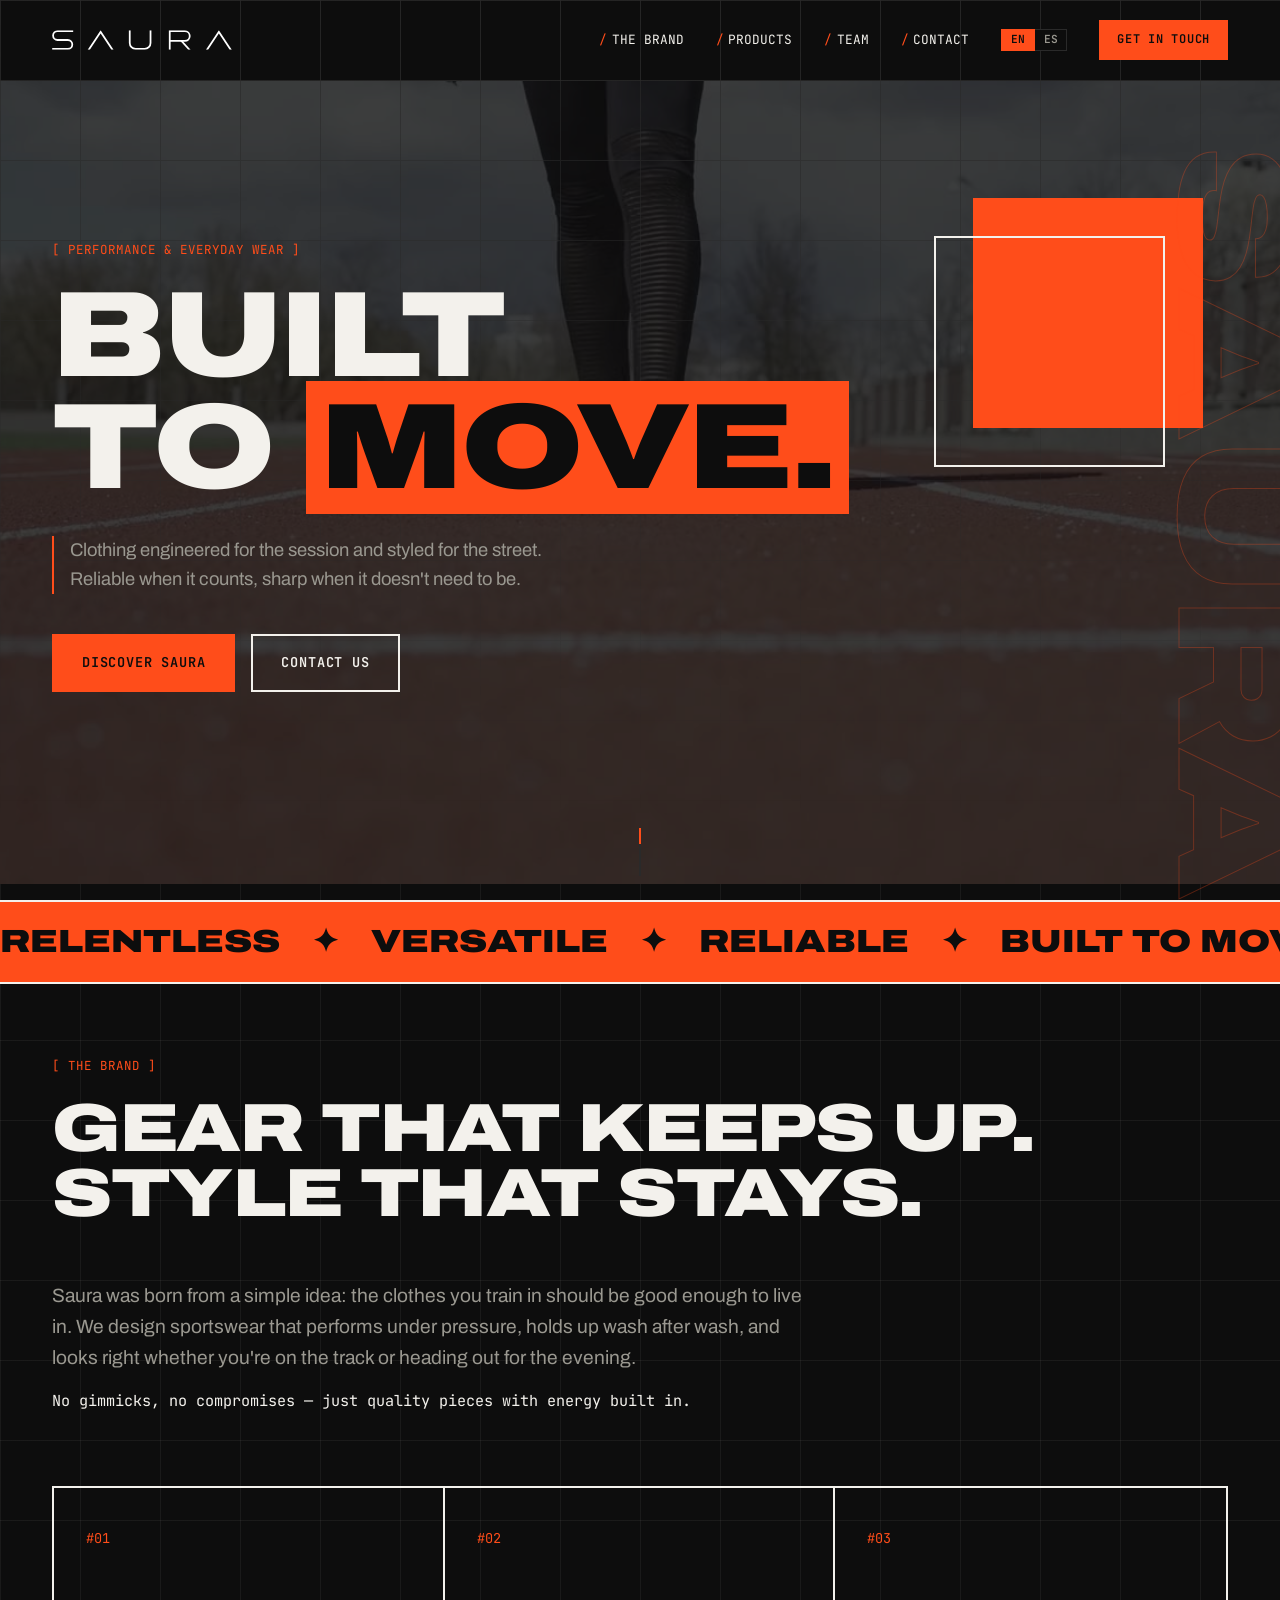
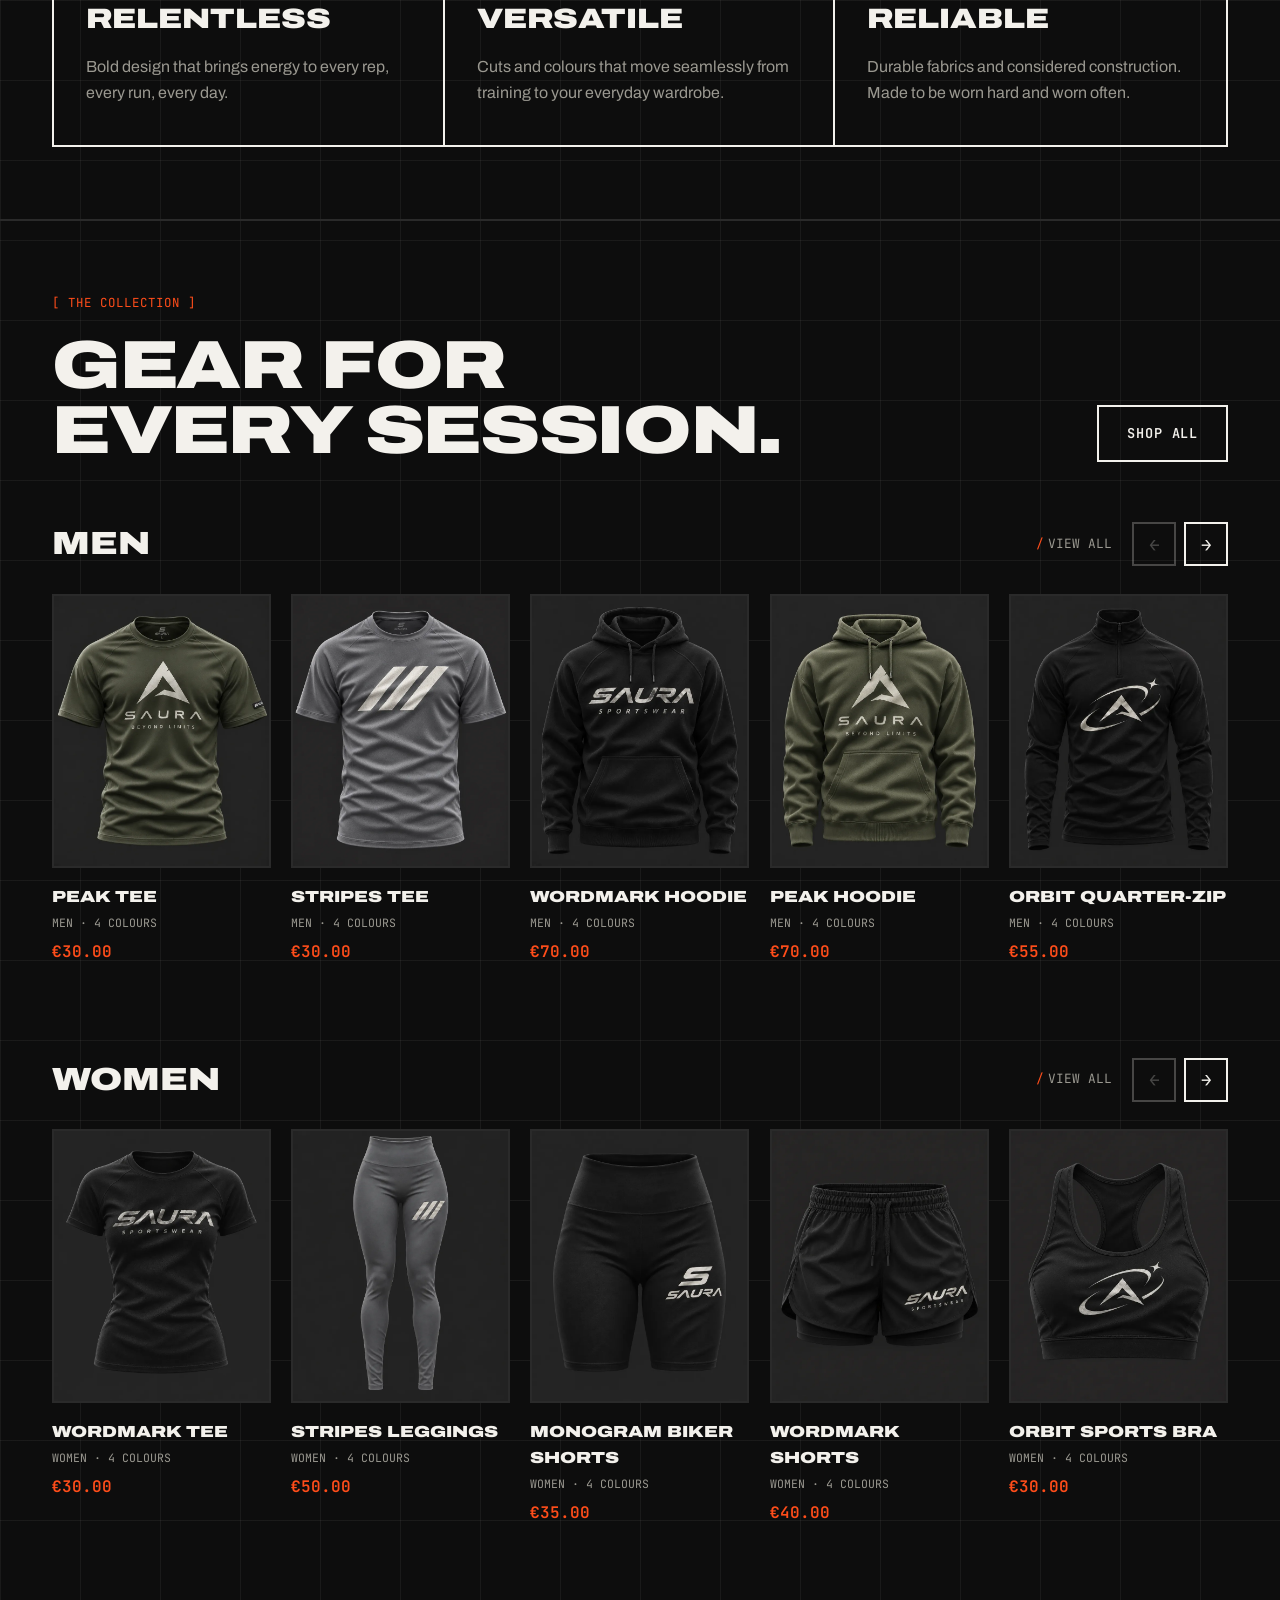
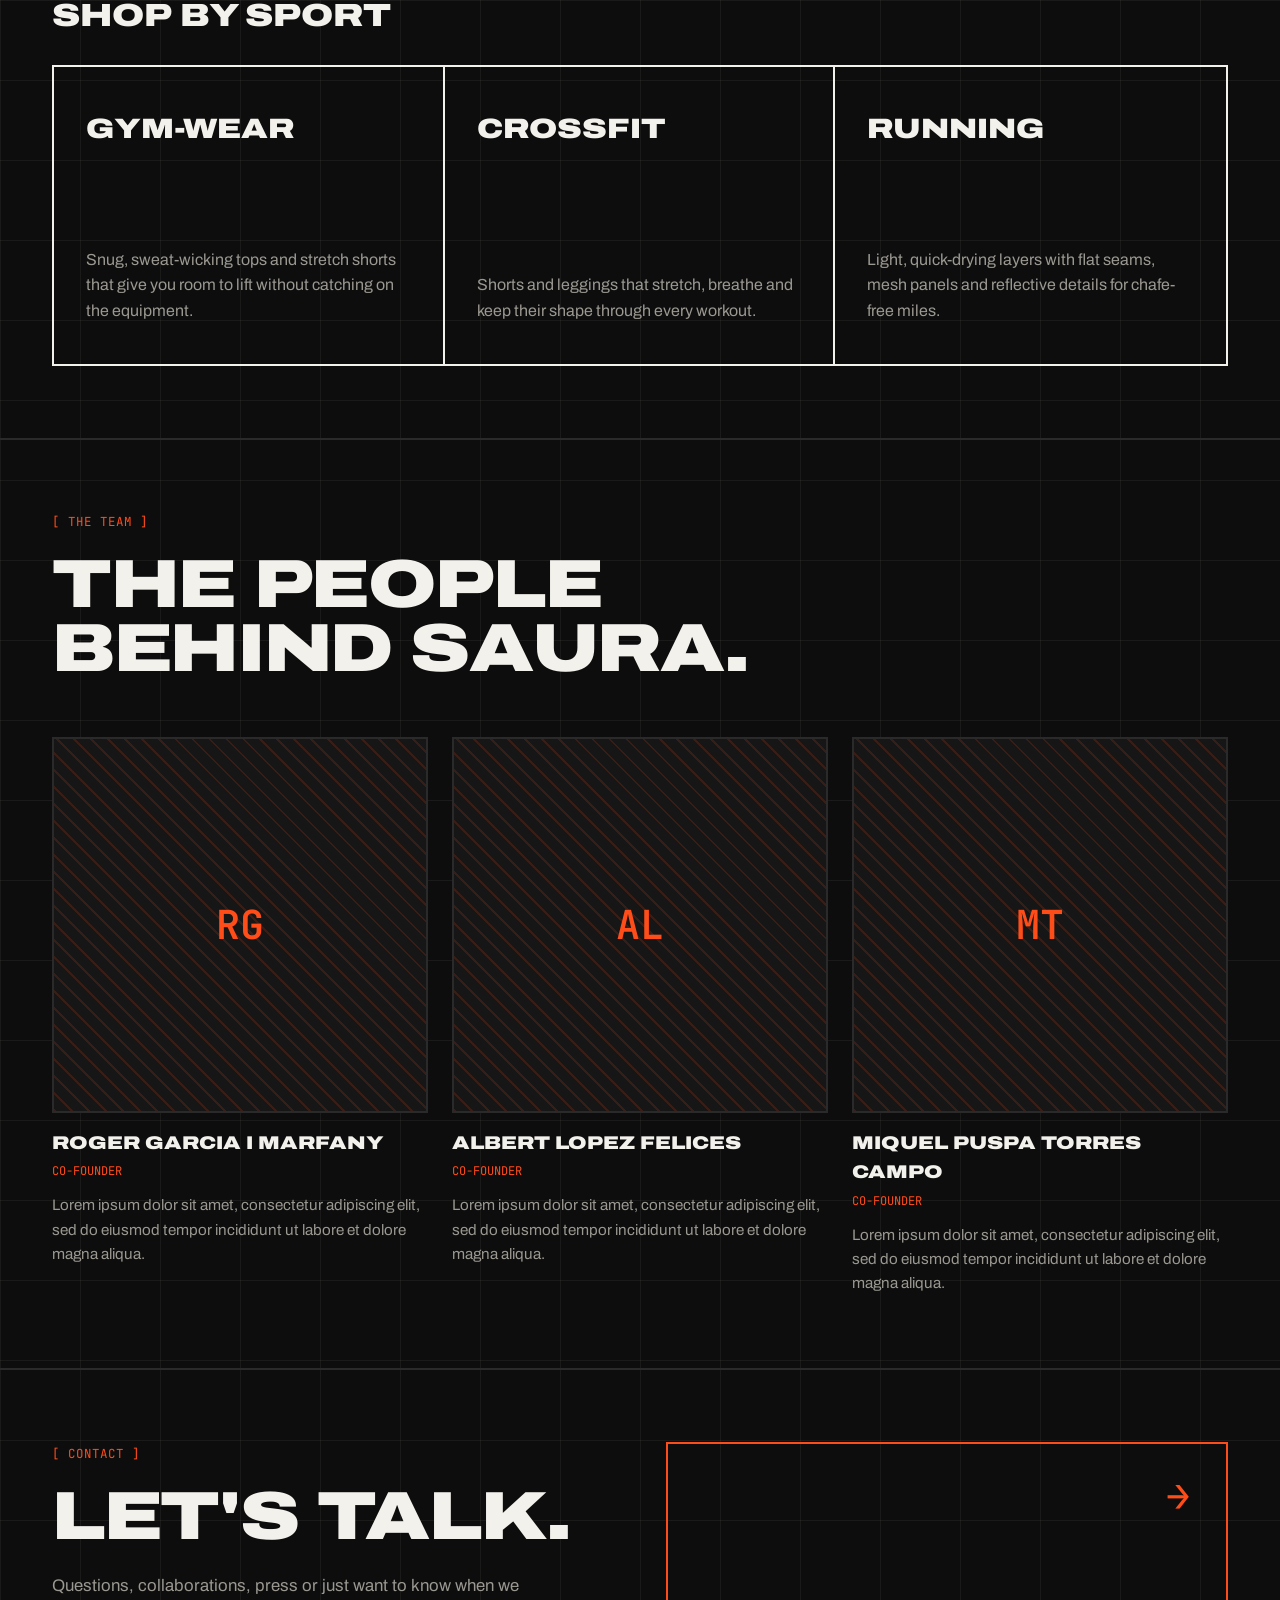
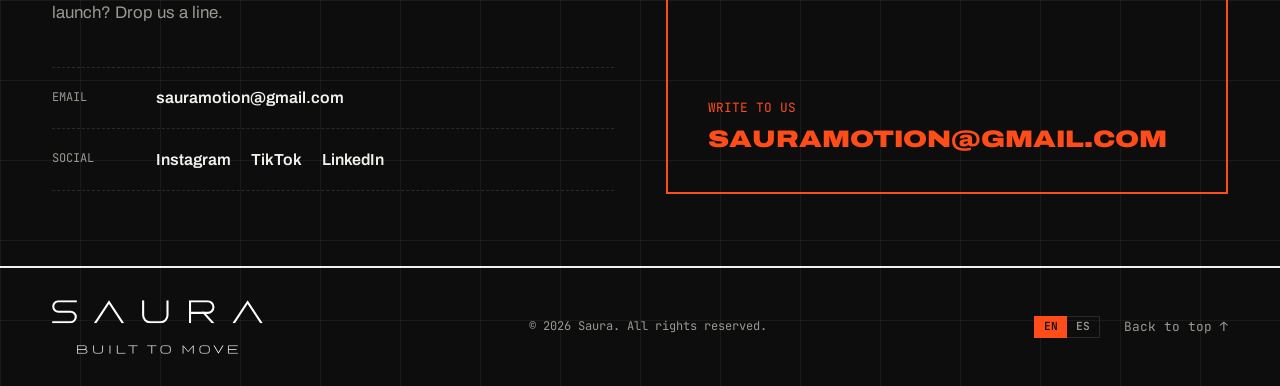
<file: index.html>
<!DOCTYPE html>
<html lang="en">
<head>
  <meta charset="UTF-8">
  <meta name="viewport" content="width=device-width, initial-scale=1.0">
  <title data-i18n="meta.home.title">Saura — Built to Move</title>
  <meta name="description" content="Saura is performance clothing designed for training and everyday wear. Reliable gear with energy to spare." data-i18n-attr="content: meta.home.desc">

  <link rel="preconnect" href="https://fonts.googleapis.com">
  <link rel="preconnect" href="https://fonts.gstatic.com" crossorigin>
  <link href="https://fonts.googleapis.com/css2?family=Archivo:wdth,wght@62..125,400..900&family=JetBrains+Mono:wght@400;600&display=swap" rel="stylesheet">

  <link rel="stylesheet" href="css/styles.css">
  <!-- Start downloading the hero's still frame straight away, before the scripts run: it's
       the first big thing visitors see on tablets and desktops. Phones skip it (media). -->
  <link rel="preload" as="image" href="assets/video/hero-poster.jpg" media="(min-width: 761px)" fetchpriority="high">
</head>
<body>

  <!-- ========== HEADER / NAV ========== -->
  <header class="site-header" id="#top">
    <div class="container nav">
      <a href="#top" class="logo"><img src="assets/logo/saura-wordmark-white.svg" alt="Saura" width="180" height="20"></a>

      <!-- Language buttons for the compact navbar (760px and narrower); wider screens have the
           pair inside the menu, between Contact and Get in touch. -->
      <div class="lang-switch nav-lang" role="group" aria-label="Language" data-i18n-attr="aria-label: lang.label">
        <button type="button" class="lang-btn" data-lang="en" lang="en" aria-label="English" aria-pressed="true">EN</button>
        <button type="button" class="lang-btn" data-lang="es" lang="es" aria-label="Español" aria-pressed="false">ES</button>
      </div>

      <button class="nav-toggle" aria-label="Open menu" aria-expanded="false" aria-controls="nav-menu">
        <span></span><span></span>
      </button>

      <nav class="nav-menu" id="nav-menu">
        <a href="#brand" data-i18n="nav.brand">The Brand</a>
        <a href="products.html" data-i18n="nav.products">Products</a>
        <a href="#team" data-i18n="nav.team">Team</a>
        <a href="#contact" data-i18n="nav.contact">Contact</a>
        <div class="lang-switch menu-lang" role="group" aria-label="Language" data-i18n-attr="aria-label: lang.label">
          <button type="button" class="lang-btn" data-lang="en" lang="en" aria-label="English" aria-pressed="true">EN</button>
          <button type="button" class="lang-btn" data-lang="es" lang="es" aria-label="Español" aria-pressed="false">ES</button>
        </div>
        <a href="#contact" class="btn btn-small" data-i18n="nav.cta">Get in touch</a>
      </nav>
    </div>
  </header>

  <main>

    <!-- ========== HERO ========== -->
    <section class="hero">
      <!-- Background montage (Pexels clips, free licence). Fills the hero's content area,
           padding excluded. The files are in data-* on purpose: js/main.js loads the video
           only on screens wider than 760px; phones get a still image from the CSS instead,
           so they never download the 3 MB video. -->
      <div class="hero-video" aria-hidden="true">
        <video data-src="assets/video/hero-montage.mp4" data-poster="assets/video/hero-poster.jpg"
               muted loop playsinline preload="none"></video>
      </div>


      <div class="hero-bg" aria-hidden="true">
        <span class="hero-stripe"></span>
        <span class="hero-stripe"></span>
        <span class="hero-word">SAURA</span>
      </div>

      <div class="container hero-content">
        <p class="eyebrow" data-i18n="hero.eyebrow">Performance &amp; Everyday Wear</p>
        <h1 class="hero-title" data-i18n="hero.title">Built<br>to <span class="accent">move.</span></h1>
        <p class="hero-lead" data-i18n="hero.lead">
          Clothing engineered for the session and styled for the street.
          Reliable when it counts, sharp when it doesn't need to be.
        </p>
        <div class="hero-actions">
          <a href="#brand" class="btn" data-i18n="hero.discover">Discover Saura</a>
          <a href="#contact" class="btn btn-ghost" data-i18n="hero.contact">Contact us</a>
        </div>
      </div>

      <a href="#brand" class="scroll-cue" aria-label="Scroll to brand section" data-i18n-attr="aria-label: hero.scroll">
        <span></span>
      </a>
    </section>

    <!-- ========== MARQUEE STRIP ========== -->
    <div class="marquee" aria-hidden="true">
      <div class="marquee-track">
        <span data-i18n="marquee.relentless">Relentless</span><span>✦</span>
        <span data-i18n="marquee.versatile">Versatile</span><span>✦</span>
        <span data-i18n="marquee.reliable">Reliable</span><span>✦</span>
        <span data-i18n="marquee.built">Built to move</span><span>✦</span>
        <span data-i18n="marquee.relentless">Relentless</span><span>✦</span>
        <span data-i18n="marquee.versatile">Versatile</span><span>✦</span>
        <span data-i18n="marquee.reliable">Reliable</span><span>✦</span>
        <span data-i18n="marquee.built">Built to move</span><span>✦</span>
      </div>
    </div>

    <!-- ========== BRAND ========== -->
    <section class="section brand" id="brand">
      <div class="container">
        <div class="section-head reveal">
          <p class="eyebrow" data-i18n="brand.eyebrow">The Brand</p>
          <h2 class="section-title" data-i18n="brand.title">Gear that keeps up.<br>Style that stays.</h2>
        </div>

        <div class="brand-intro reveal">
          <p data-i18n="brand.p1">
            Saura was born from a simple idea: the clothes you train in should be
            good enough to live in. We design sportswear that performs under pressure,
            holds up wash after wash, and looks right whether you're on the track or
            heading out for the evening.
          </p>
          <p data-i18n="brand.p2">
            No gimmicks, no compromises — just quality pieces with energy built in.
          </p>
        </div>

        <div class="pillars">
          <article class="pillar pillar--swim reveal">
            <!-- Hover video (Pexels, free licence). Loaded by js/main.js on first hover; touch
                 screens show a still from the same clip instead (set in the CSS). -->
            <div class="pillar-media" aria-hidden="true">
              <video data-src="assets/video/brand-swim.mp4" data-poster="assets/video/brand-swim.webp"
                     muted loop playsinline preload="none"></video>
            </div>
            <span class="pillar-num">01</span>
            <h3 data-i18n="pillar.relentless.title">Relentless</h3>
            <p data-i18n="pillar.relentless.text">Bold design that brings energy to every rep, every run, every day.</p>
          </article>
          <article class="pillar pillar--ropes reveal">
            <div class="pillar-media" aria-hidden="true">
              <video data-src="assets/video/brand-ropes.mp4" data-poster="assets/video/brand-ropes.webp"
                     muted loop playsinline preload="none"></video>
            </div>
            <span class="pillar-num">02</span>
            <h3 data-i18n="pillar.versatile.title">Versatile</h3>
            <p data-i18n="pillar.versatile.text">Cuts and colours that move seamlessly from training to your everyday wardrobe.</p>
          </article>
          <article class="pillar pillar--climb reveal">
            <div class="pillar-media" aria-hidden="true">
              <video data-src="assets/video/brand-climb.mp4" data-poster="assets/video/brand-climb.webp"
                     muted loop playsinline preload="none"></video>
            </div>
            <span class="pillar-num">03</span>
            <h3 data-i18n="pillar.reliable.title">Reliable</h3>
            <p data-i18n="pillar.reliable.text">Durable fabrics and considered construction. Made to be worn hard and worn often.</p>
          </article>
        </div>
      </div>
    </section>

    <!-- ========== PRODUCTS ========== -->
    <!-- Cards are filled in by js/products.js from the PRODUCTS list -->
    <section class="section products" id="products">
      <div class="container">
        <div class="section-head products-head reveal">
          <div>
            <p class="eyebrow" data-i18n="products.eyebrow">The Collection</p>
            <h2 class="section-title" data-i18n="products.title">Gear for<br>every session.</h2>
          </div>
          <a href="products.html" class="btn btn-ghost" data-i18n="products.shopAll">Shop all</a>
        </div>

        <div class="carousel" data-gender="men">
          <div class="carousel-head">
            <h3 class="carousel-title" data-i18n="carousel.men">Men</h3>
            <div class="carousel-controls">
              <a href="products.html?gender=men" class="carousel-link" data-i18n="carousel.viewAll">View all</a>
              <button class="carousel-btn" data-dir="-1" aria-label="Previous men's products" data-i18n-attr="aria-label: carousel.men.prev">←</button>
              <button class="carousel-btn" data-dir="1" aria-label="Next men's products" data-i18n-attr="aria-label: carousel.men.next">→</button>
            </div>
          </div>
          <div class="carousel-track" tabindex="0" aria-label="Men's products" data-i18n-attr="aria-label: carousel.men.track"></div>
        </div>

        <div class="carousel" data-gender="women">
          <div class="carousel-head">
            <h3 class="carousel-title" data-i18n="carousel.women">Women</h3>
            <div class="carousel-controls">
              <a href="products.html?gender=women" class="carousel-link" data-i18n="carousel.viewAll">View all</a>
              <button class="carousel-btn" data-dir="-1" aria-label="Previous women's products" data-i18n-attr="aria-label: carousel.women.prev">←</button>
              <button class="carousel-btn" data-dir="1" aria-label="Next women's products" data-i18n-attr="aria-label: carousel.women.next">→</button>
            </div>
          </div>
          <div class="carousel-track" tabindex="0" aria-label="Women's products" data-i18n-attr="aria-label: carousel.women.track"></div>
        </div>

        <!-- Shop by sport: same cards as the brand pillars (hover video, still on phones),
             each one a link to the catalogue with that sport filter already selected -->
        <div class="sports">
          <div class="carousel-head">
            <h3 class="carousel-title" data-i18n="sports.title">Shop by sport</h3>
          </div>
          <div class="pillars">
          <a href="products.html?sport=gym" class="pillar pillar--gym reveal" data-sport="gym">
            <div class="pillar-media" aria-hidden="true">
              <video data-src="assets/video/sport-gym.mp4" data-poster="assets/video/sport-gym.webp"
                     muted loop playsinline preload="none"></video>
            </div>
            <h3 data-i18n="sport.gym">Gym-wear</h3>
            <p data-i18n="sport.gym.text">Snug, sweat-wicking tops and stretch shorts that give you room to lift without catching on the equipment.</p>
          </a>
          <a href="products.html?sport=crossfit" class="pillar pillar--crossfit reveal" data-sport="crossfit">
            <div class="pillar-media" aria-hidden="true">
              <video data-src="assets/video/sport-crossfit.mp4" data-poster="assets/video/sport-crossfit.webp"
                     muted loop playsinline preload="none"></video>
            </div>
            <h3 data-i18n="sport.crossfit">Crossfit</h3>
            <p data-i18n="sport.crossfit.text">Shorts and leggings that stretch, breathe and keep their shape through every workout.</p>
          </a>
          <a href="products.html?sport=running" class="pillar pillar--running reveal" data-sport="running">
            <div class="pillar-media" aria-hidden="true">
              <video data-src="assets/video/sport-running.mp4" data-poster="assets/video/sport-running.webp"
                     muted loop playsinline preload="none"></video>
            </div>
            <h3 data-i18n="sport.running">Running</h3>
            <p data-i18n="sport.running.text">Light, quick-drying layers with flat seams, mesh panels and reflective details for chafe-free miles.</p>
          </a>
          </div>
        </div>
      </div>
    </section>

    <!-- ========== TEAM ========== -->
    <section class="section team" id="team">
      <div class="container">
        <div class="section-head reveal">
          <p class="eyebrow" data-i18n="team.eyebrow">The Team</p>
          <h2 class="section-title" data-i18n="team.title">The people<br>behind Saura.</h2>
        </div>

        <!-- swap text for an <img>. -->
        <div class="team-grid">
          <article class="member reveal">
            <div class="member-avatar">RG</div>
            <h3>Roger Garcia i Marfany</h3>
            <p class="member-role" data-i18n="team.role.cofounder">Co-founder</p>
            <p class="member-bio">Lorem ipsum dolor sit amet, consectetur adipiscing elit, sed do eiusmod tempor incididunt ut labore et dolore magna aliqua. </p>
          </article>
          <article class="member reveal">
            <div class="member-avatar">AL</div>
            <h3>Albert Lopez Felices</h3>
            <p class="member-role" data-i18n="team.role.cofounder">Co-founder</p>
            <p class="member-bio">Lorem ipsum dolor sit amet, consectetur adipiscing elit, sed do eiusmod tempor incididunt ut labore et dolore magna aliqua. </p>
          </article>
          <article class="member reveal">
            <div class="member-avatar">MT</div>
            <h3>Miquel Puspa Torres Campo</h3>
            <p class="member-role" data-i18n="team.role.cofounder">Co-founder</p>
            <p class="member-bio">Lorem ipsum dolor sit amet, consectetur adipiscing elit, sed do eiusmod tempor incididunt ut labore et dolore magna aliqua. </p>
          </article>
        </div>
      </div>
    </section>

    <!-- ========== CONTACT ========== -->
    <section class="section contact" id="contact">
      <div class="container contact-grid">
        <div class="contact-info reveal">
          <p class="eyebrow" data-i18n="contact.eyebrow">Contact</p>
          <h2 class="section-title" data-i18n="contact.title">Let's talk.</h2>
          <p class="contact-lead" data-i18n="contact.lead">
            Questions, collaborations, press or just want to know when we launch?
            Drop us a line.
          </p>
          <ul class="contact-list">
            <li>
              <span class="contact-label" data-i18n="contact.email">Email</span>
              <a href="mailto:sauramotion@gmail.com">sauramotion@gmail.com</a>
            </li>
            <li>
              <span class="contact-label" data-i18n="contact.social">Social</span>
              <span class="socials">
                <a href="/">Instagram</a>
                <a href="/">TikTok</a>
                <a href="/">LinkedIn</a>
              </span>
            </li>
          </ul>
        </div>

        <a href="mailto:sauramotion@gmail.com" class="contact-cta reveal">
          <span class="contact-cta-label" data-i18n="contact.write">Write to us</span>
          <span class="contact-cta-email">sauramotion<wbr>@gmail.com</span>
          <span class="contact-cta-arrow" aria-hidden="true">→</span>
        </a>
      </div>
    </section>

  </main>

  <!-- ========== FOOTER ========== -->
  <footer class="site-footer">
    <div class="container footer-inner">
      <a href="#top" class="logo"><img src="assets/logo/saura-lockup-white.svg" alt="Saura — Built to Move" width="211" height="54"></a>
      <p>&copy; <span id="year"></span> <span data-i18n="footer.rights">Saura. All rights reserved.</span></p>
      <div class="footer-actions">
        <div class="lang-switch" role="group" aria-label="Language" data-i18n-attr="aria-label: lang.label">
          <button type="button" class="lang-btn" data-lang="en" lang="en" aria-label="English" aria-pressed="true">EN</button>
          <button type="button" class="lang-btn" data-lang="es" lang="es" aria-label="Español" aria-pressed="false">ES</button>
        </div>
        <a href="#top" class="back-top" data-i18n="footer.top">Back to top ↑</a>
      </div>
    </div>
  </footer>

  <script src="js/i18n.js"></script>
  <script src="js/products.js"></script>
  <script src="js/cart.js"></script>
  <script src="js/main.js"></script>
</body>
</html>
</file>
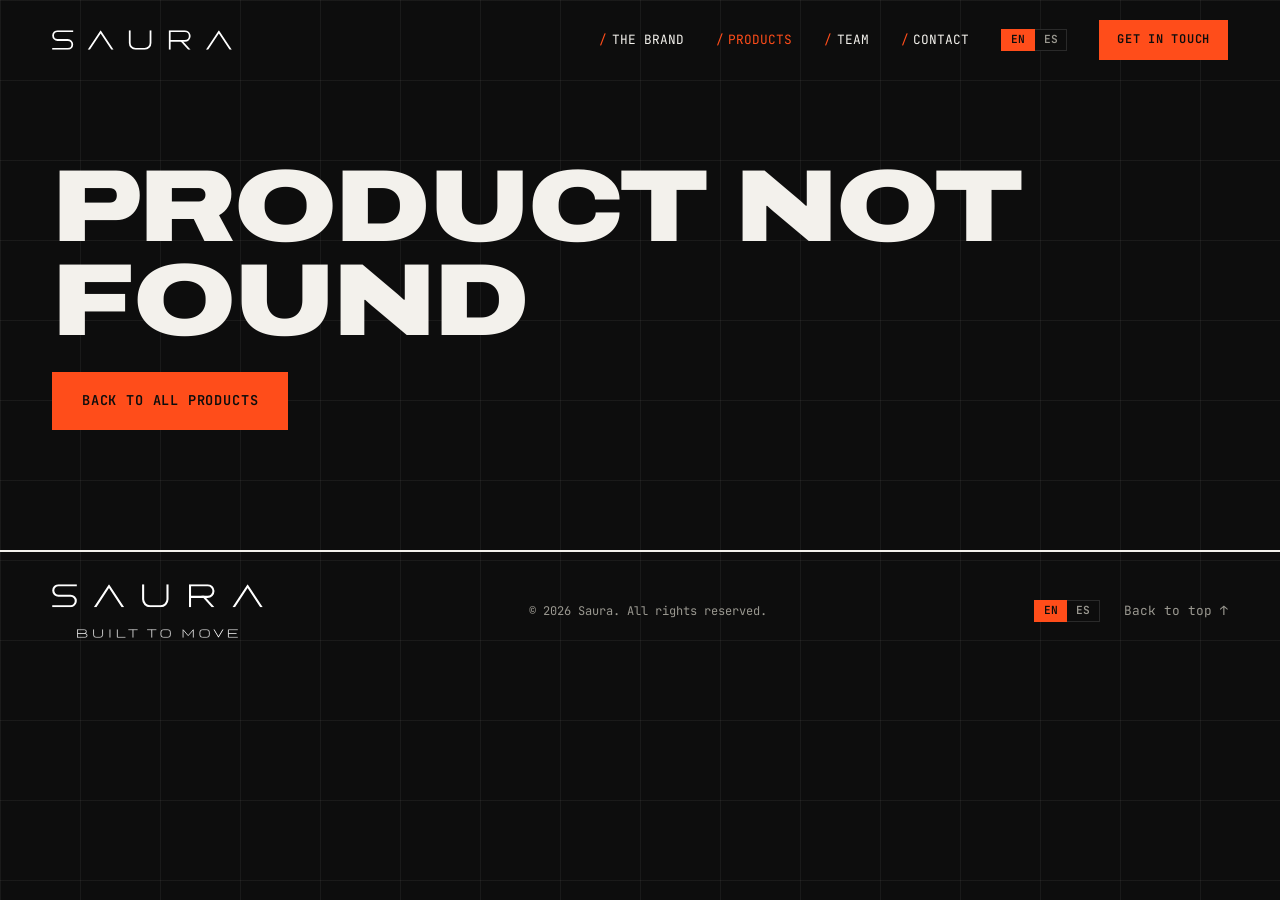
<file: product.html>
<!DOCTYPE html>
<html lang="en">
<head>
  <meta charset="UTF-8">
  <meta name="viewport" content="width=device-width, initial-scale=1.0">
  <!-- The title is set by js/products.js to the product's name -->
  <title>Product — Saura</title>
  <meta name="description" content="Saura sportswear: design, price, colours and product details." data-i18n-attr="content: meta.product.desc">

  <link rel="preconnect" href="https://fonts.googleapis.com">
  <link rel="preconnect" href="https://fonts.gstatic.com" crossorigin>
  <link href="https://fonts.googleapis.com/css2?family=Archivo:wdth,wght@62..125,400..900&family=JetBrains+Mono:wght@400;600&display=swap" rel="stylesheet">

  <link rel="stylesheet" href="css/styles.css">
</head>
<body>

  <!-- ========== HEADER / NAV ========== -->
  <header class="site-header">
    <div class="container nav">
      <a href="index.html" class="logo"><img src="assets/logo/saura-wordmark-white.svg" alt="Saura — home" width="180" height="20" data-i18n-attr="alt: logo.home"></a>

      <!-- Language buttons for the compact navbar (760px and narrower); wider screens have the
           pair inside the menu, between Contact and Get in touch. -->
      <div class="lang-switch nav-lang" role="group" aria-label="Language" data-i18n-attr="aria-label: lang.label">
        <button type="button" class="lang-btn" data-lang="en" lang="en" aria-label="English" aria-pressed="true">EN</button>
        <button type="button" class="lang-btn" data-lang="es" lang="es" aria-label="Español" aria-pressed="false">ES</button>
      </div>

      <button class="nav-toggle" aria-label="Open menu" aria-expanded="false" aria-controls="nav-menu">
        <span></span><span></span>
      </button>

      <nav class="nav-menu" id="nav-menu">
        <a href="index.html#brand" data-i18n="nav.brand">The Brand</a>
        <a href="products.html" aria-current="page" data-i18n="nav.products">Products</a>
        <a href="index.html#team" data-i18n="nav.team">Team</a>
        <a href="index.html#contact" data-i18n="nav.contact">Contact</a>
        <div class="lang-switch menu-lang" role="group" aria-label="Language" data-i18n-attr="aria-label: lang.label">
          <button type="button" class="lang-btn" data-lang="en" lang="en" aria-label="English" aria-pressed="true">EN</button>
          <button type="button" class="lang-btn" data-lang="es" lang="es" aria-label="Español" aria-pressed="false">ES</button>
        </div>
        <a href="index.html#contact" class="btn btn-small" data-i18n="nav.cta">Get in touch</a>
      </nav>
    </div>
  </header>

  <main>
    <!-- ========== PRODUCT ========== -->
    <!-- Filled in by js/products.js from the product in the URL, e.g. product.html?id=dinamico-tee -->
    <section class="product-page">
      <div class="container" id="product-root"></div>
    </section>
  </main>

  <!-- ========== FOOTER ========== -->
  <footer class="site-footer">
    <div class="container footer-inner">
      <a href="index.html" class="logo"><img src="assets/logo/saura-lockup-white.svg" alt="Saura — Built to Move" width="211" height="54"></a>
      <p>&copy; <span id="year"></span> <span data-i18n="footer.rights">Saura. All rights reserved.</span></p>
      <div class="footer-actions">
        <div class="lang-switch" role="group" aria-label="Language" data-i18n-attr="aria-label: lang.label">
          <button type="button" class="lang-btn" data-lang="en" lang="en" aria-label="English" aria-pressed="true">EN</button>
          <button type="button" class="lang-btn" data-lang="es" lang="es" aria-label="Español" aria-pressed="false">ES</button>
        </div>
        <a href="#top" class="back-top" data-i18n="footer.top">Back to top ↑</a>
      </div>
    </div>
  </footer>

  <script src="js/i18n.js"></script>
  <script src="js/products.js"></script>
  <script src="js/cart.js"></script>
  <script src="js/main.js"></script>
</body>
</html>
</file>
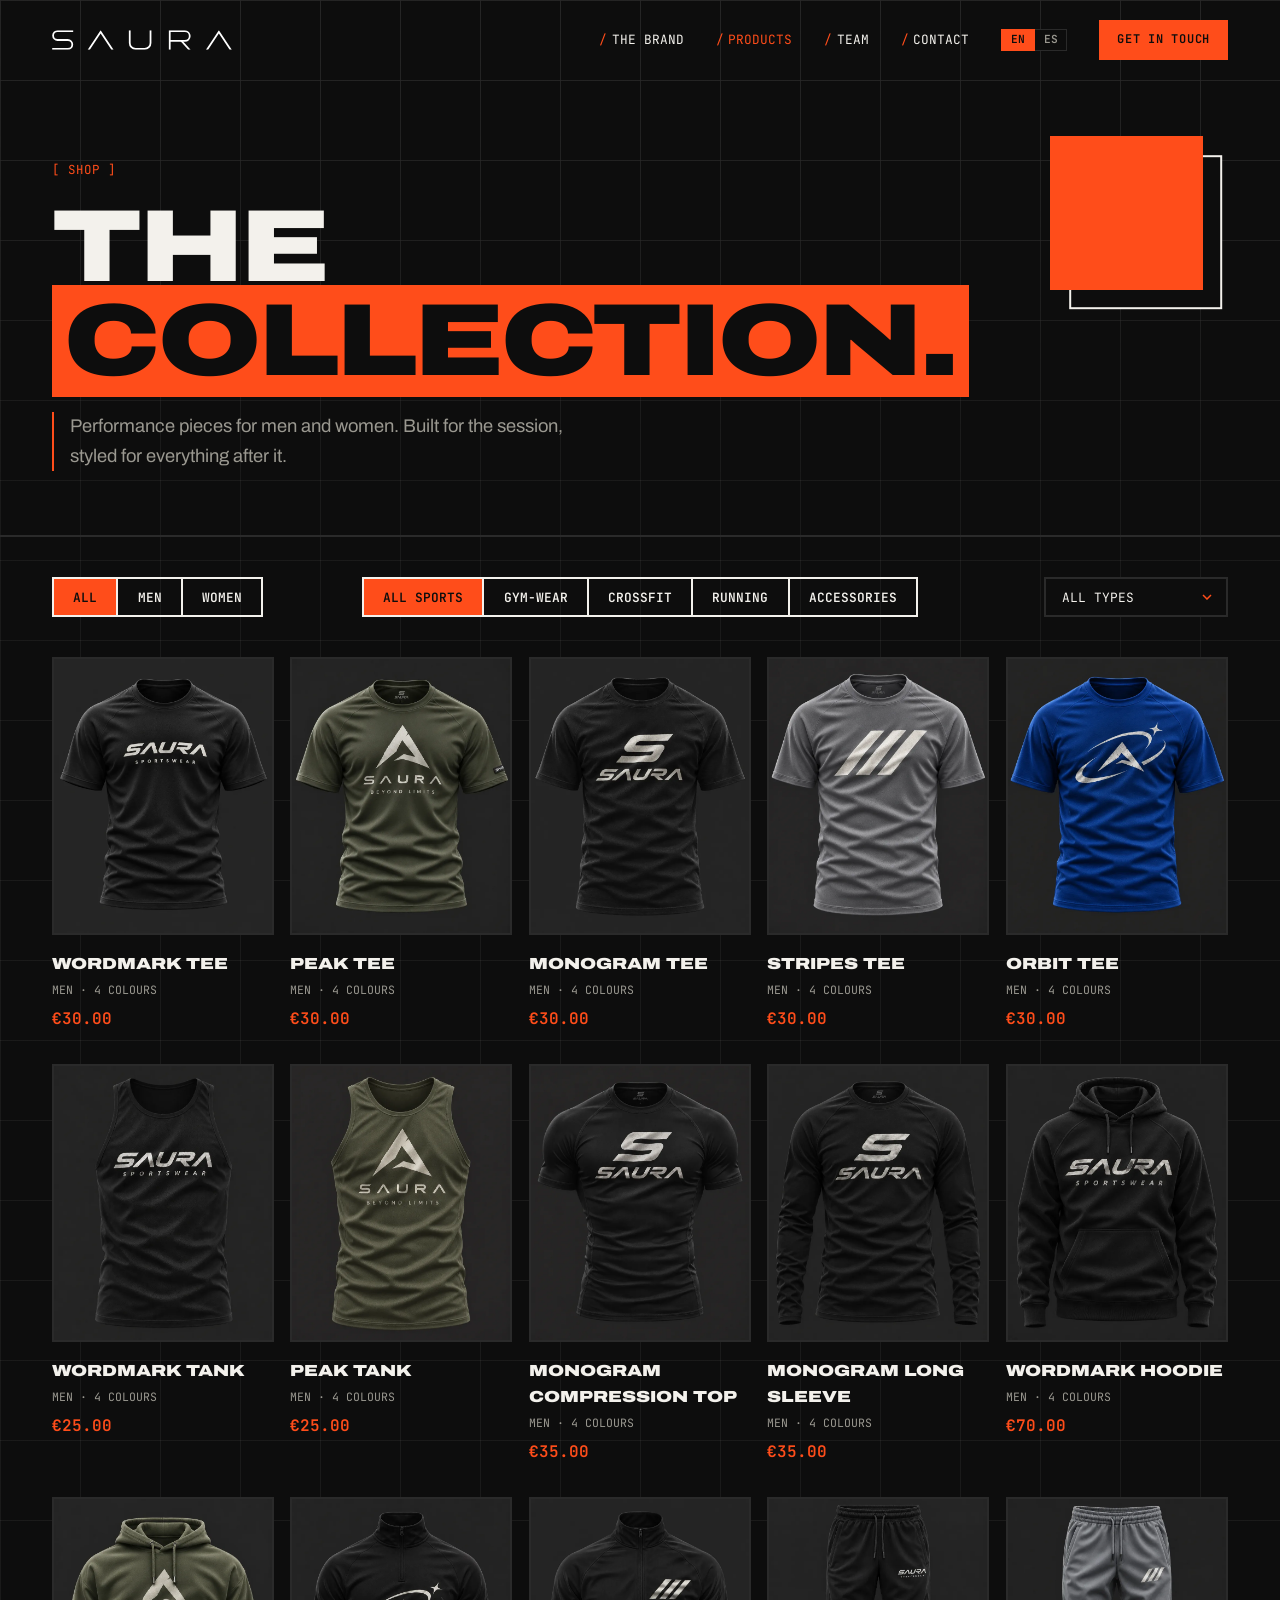
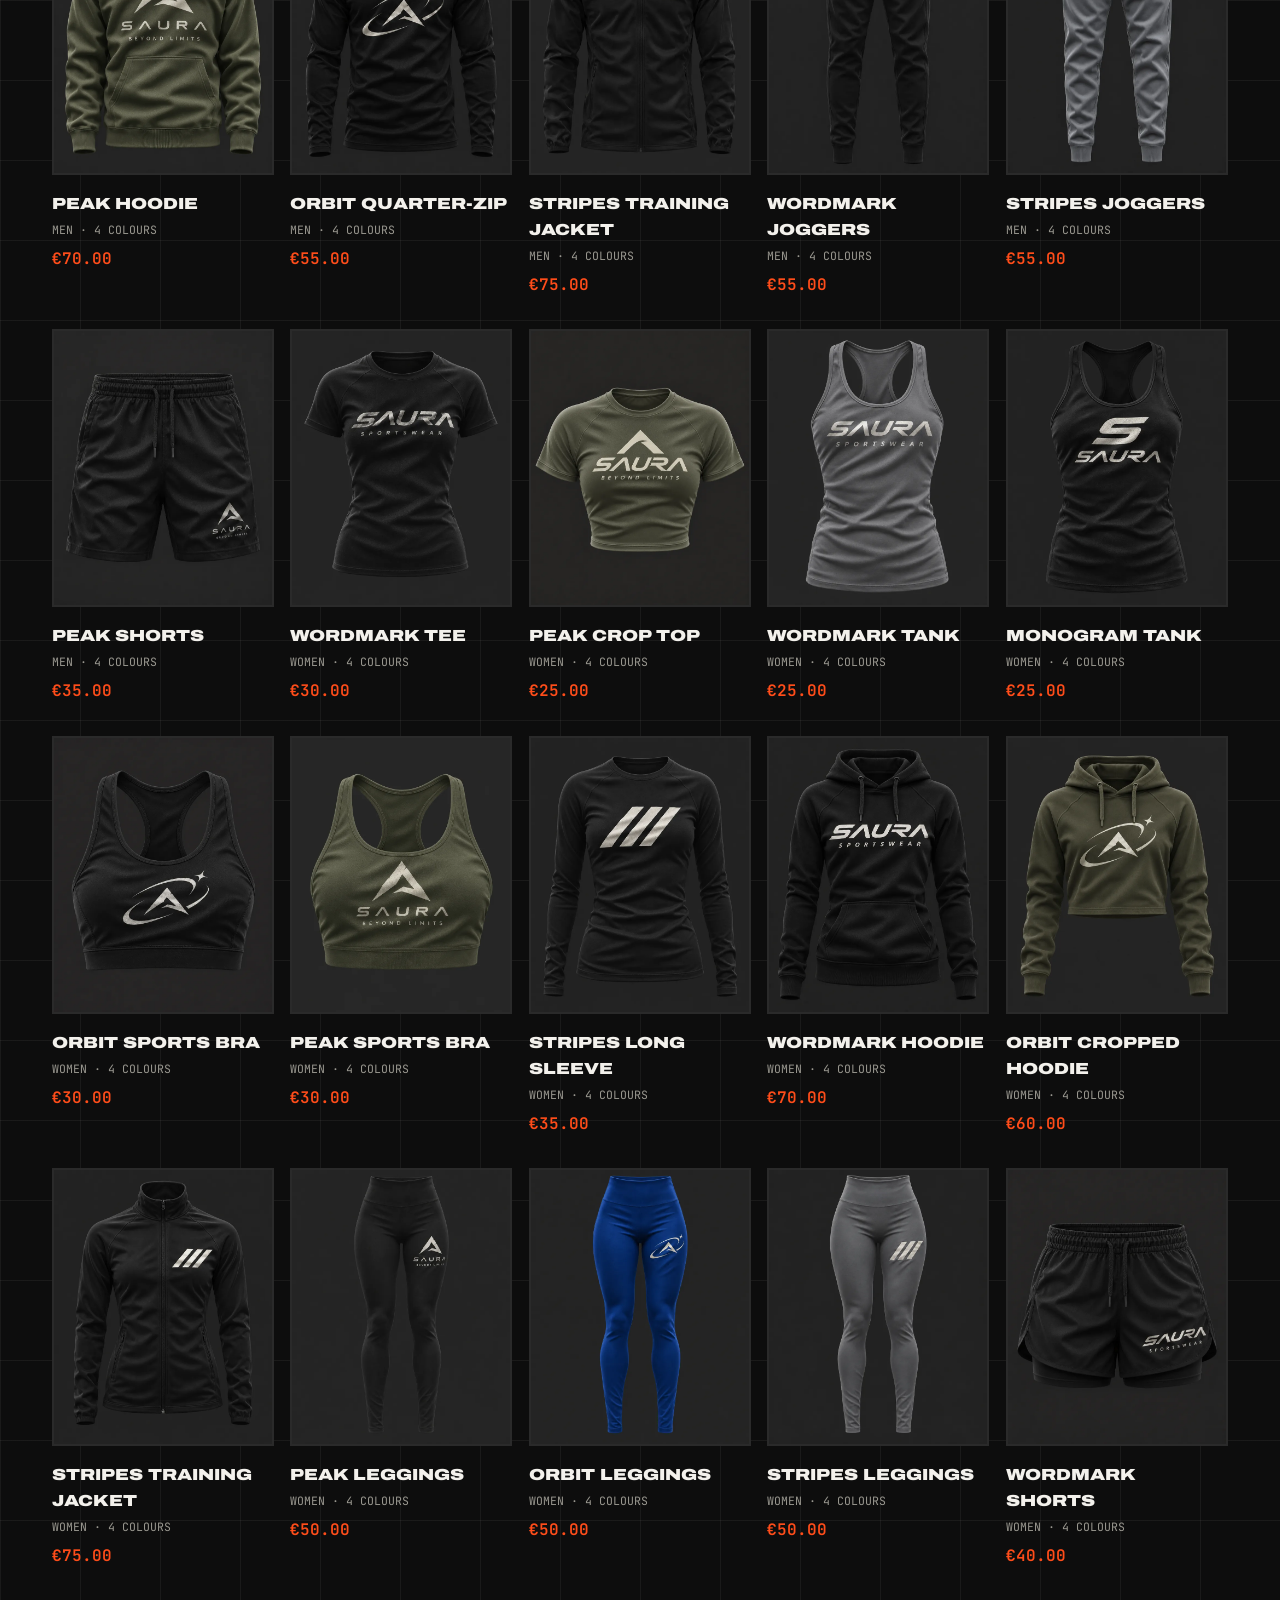
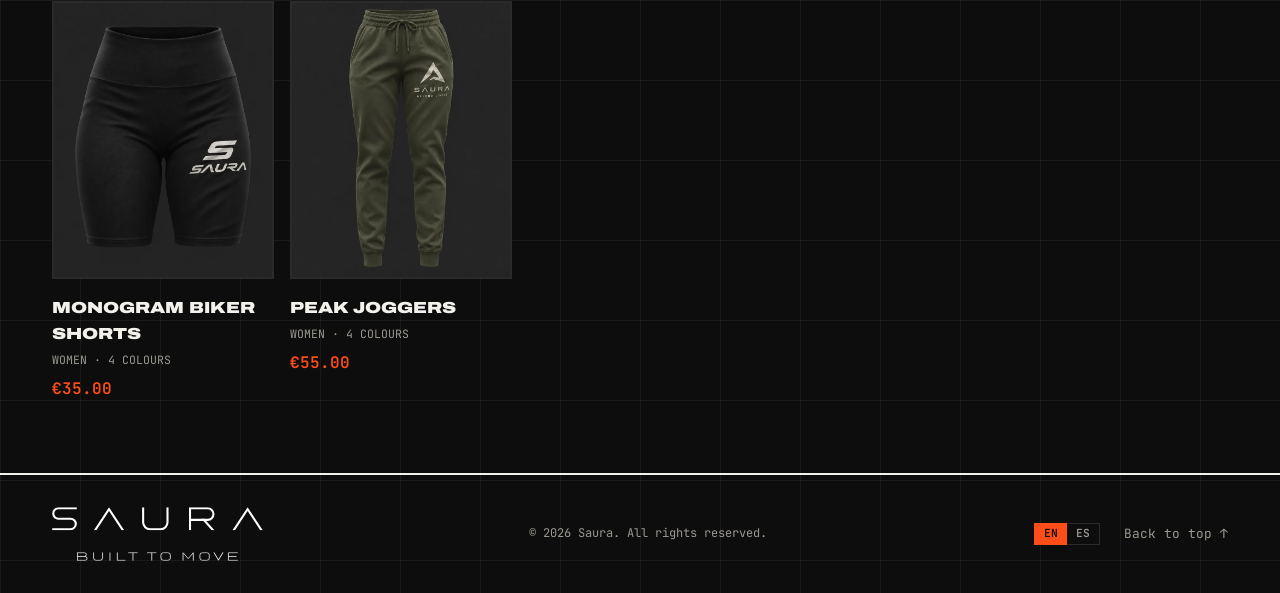
<file: products.html>
<!DOCTYPE html>
<html lang="en">
<head>
  <meta charset="UTF-8">
  <meta name="viewport" content="width=device-width, initial-scale=1.0">
  <title data-i18n="meta.products.title">Products — Saura</title>
  <meta name="description" content="Shop Saura sportswear for men and women: performance pieces built for training and everyday wear." data-i18n-attr="content: meta.products.desc">

  <link rel="preconnect" href="https://fonts.googleapis.com">
  <link rel="preconnect" href="https://fonts.gstatic.com" crossorigin>
  <link href="https://fonts.googleapis.com/css2?family=Archivo:wdth,wght@62..125,400..900&family=JetBrains+Mono:wght@400;600&display=swap" rel="stylesheet">

  <link rel="stylesheet" href="css/styles.css">
</head>
<body>

  <!-- ========== HEADER / NAV ========== -->
  <header class="site-header">
    <div class="container nav">
      <a href="index.html" class="logo"><img src="assets/logo/saura-wordmark-white.svg" alt="Saura — home" width="180" height="20" data-i18n-attr="alt: logo.home"></a>

      <!-- Language buttons for the compact navbar (760px and narrower); wider screens have the
           pair inside the menu, between Contact and Get in touch. -->
      <div class="lang-switch nav-lang" role="group" aria-label="Language" data-i18n-attr="aria-label: lang.label">
        <button type="button" class="lang-btn" data-lang="en" lang="en" aria-label="English" aria-pressed="true">EN</button>
        <button type="button" class="lang-btn" data-lang="es" lang="es" aria-label="Español" aria-pressed="false">ES</button>
      </div>

      <button class="nav-toggle" aria-label="Open menu" aria-expanded="false" aria-controls="nav-menu">
        <span></span><span></span>
      </button>

      <nav class="nav-menu" id="nav-menu">
        <a href="index.html#brand" data-i18n="nav.brand">The Brand</a>
        <a href="products.html" aria-current="page" data-i18n="nav.products">Products</a>
        <a href="index.html#team" data-i18n="nav.team">Team</a>
        <a href="index.html#contact" data-i18n="nav.contact">Contact</a>
        <div class="lang-switch menu-lang" role="group" aria-label="Language" data-i18n-attr="aria-label: lang.label">
          <button type="button" class="lang-btn" data-lang="en" lang="en" aria-label="English" aria-pressed="true">EN</button>
          <button type="button" class="lang-btn" data-lang="es" lang="es" aria-label="Español" aria-pressed="false">ES</button>
        </div>
        <a href="index.html#contact" class="btn btn-small" data-i18n="nav.cta">Get in touch</a>
      </nav>
    </div>
  </header>

  <main>

    <!-- ========== PAGE HERO ========== -->
    <section class="page-hero">
      <div class="container">
        <p class="eyebrow" data-i18n="shop.eyebrow">Shop</p>
        <h1 class="page-title" data-i18n="shop.title">The <span class="accent">collection.</span></h1>
        <p class="page-lead" data-i18n="shop.lead">Performance pieces for men and women. Built for the session, styled for everything after it.</p>
      </div>
    </section>

    <!-- ========== CATALOGUE ========== -->
    <section class="catalogue">
      <div class="container">
        <div class="catalogue-bar">
          <div class="filter-group" role="group" aria-label="Filter by collection" data-i18n-attr="aria-label: filter.label">
            <button class="filter-btn" data-filter-gender="all" aria-pressed="true" data-i18n="filter.all">All</button>
            <button class="filter-btn" data-filter-gender="men" aria-pressed="false" data-i18n="filter.men">Men</button>
            <button class="filter-btn" data-filter-gender="women" aria-pressed="false" data-i18n="filter.women">Women</button>
          </div>

          <!-- Sport filter (a product can belong to several sports, see SPORTS_BY_TYPE) -->
          <div class="filter-group filter-group--sport" role="group" aria-label="Filter by sport" data-i18n-attr="aria-label: filter.sportLabel">
            <button class="filter-btn" data-filter-sport="all" aria-pressed="true" data-i18n="filter.allSports">All sports</button>
            <button class="filter-btn" data-filter-sport="gym" aria-pressed="false" data-i18n="sport.gym">Gym-wear</button>
            <button class="filter-btn" data-filter-sport="crossfit" aria-pressed="false" data-i18n="sport.crossfit">Crossfit</button>
            <button class="filter-btn" data-filter-sport="running" aria-pressed="false" data-i18n="sport.running">Running</button>
            <button class="filter-btn" data-filter-sport="accessories" aria-pressed="false" data-i18n="sport.accessories">Accessories</button>
          </div>

          <div class="catalogue-tools">
            <label class="visually-hidden" for="filter-type" data-i18n="filter.typeLabel">Product type</label>
            <!-- Options are added by js/products.js -->
            <select id="filter-type" class="filter-select"></select>
          </div>
        </div>

        <!-- Filled in by js/products.js -->
        <div class="product-grid" id="product-grid"></div>
      </div>
    </section>

  </main>

  <!-- ========== FOOTER ========== -->
  <footer class="site-footer">
    <div class="container footer-inner">
      <a href="index.html" class="logo"><img src="assets/logo/saura-lockup-white.svg" alt="Saura — Built to Move" width="211" height="54"></a>
      <p>&copy; <span id="year"></span> <span data-i18n="footer.rights">Saura. All rights reserved.</span></p>
      <div class="footer-actions">
        <div class="lang-switch" role="group" aria-label="Language" data-i18n-attr="aria-label: lang.label">
          <button type="button" class="lang-btn" data-lang="en" lang="en" aria-label="English" aria-pressed="true">EN</button>
          <button type="button" class="lang-btn" data-lang="es" lang="es" aria-label="Español" aria-pressed="false">ES</button>
        </div>
        <a href="#top" class="back-top" data-i18n="footer.top">Back to top ↑</a>
      </div>
    </div>
  </footer>

  <script src="js/i18n.js"></script>
  <script src="js/products.js"></script>
  <script src="js/cart.js"></script>
  <script src="js/main.js"></script>
</body>
</html>
</file>
<file: css/styles.css>
/* ==========================================================================
   SAURA — Volt style in the Saura palette
   Brutalist street-sport: wide heavy type, mono labels, hard edges.
   ========================================================================== */

:root {
  /* Brand colours */
  --c-bg: #0d0d0d;          /* near-black base */
  --c-surface: #161616;     /* cards / raised areas */
  --c-line: #2a2a2a;        /* borders, dividers */
  --c-grid-faint: rgba(243, 241, 236, 0.06);   /* page background grid: raise or lower the last number to change its strength */
  --c-text: #f3f1ec;        /* warm off-white */
  --c-muted: #9a9890;       /* secondary text */
  --c-accent: #ff4d1a;      /* Saura orange — energy */
  --c-on-accent: #0d0d0d;   /* text on orange */

  /* Typography */
  --f-display: "Archivo", "Arial Black", sans-serif;
  --f-body: "Archivo", system-ui, sans-serif;
  --f-mono: "JetBrains Mono", ui-monospace, monospace;

  /* Layout */
  --container: 1240px;
  --gutter: clamp(1rem, 4vw, 2rem);
  --section-pad: 4.5rem;
  --topbar-h: 0px;          /* no top bar any more (the language buttons are in the navbar); kept at 0 so the calc()s below stay valid */
  --header-h: 80px;
  /* Hero grid squares are the navbar's height, so the top row of squares is the navbar */
  --grid-w: var(--header-h);
  --grid-h: var(--header-h);

  --ease: cubic-bezier(0.22, 1, 0.36, 1);
}

/* ---------- Reset / base ---------- */
*,
*::before,
*::after { box-sizing: border-box; }

html {
  scroll-behavior: smooth;
  scroll-padding-top: calc(var(--topbar-h) + var(--header-h));
}

body {
  margin: 0;
  /* Faint vector grid behind the whole page, so the big sections feel less empty. Same square
     size and starting point as the hero grid, so its lines continue down the page. */
  background-color: var(--c-bg);
  background-image:
    linear-gradient(var(--c-grid-faint) 1px, transparent 1px),
    linear-gradient(90deg, var(--c-grid-faint) 1px, transparent 1px);
  background-size: var(--grid-w) var(--grid-h);
  color: var(--c-text);
  font-family: var(--f-body);
  font-size: 1rem;
  line-height: 1.6;
  -webkit-font-smoothing: antialiased;
  overflow-x: hidden;
}

/* Clip anything that overhangs so phones don't lay the page out wider */
main { overflow-x: hidden; overflow-x: clip; }

img { max-width: 100%; display: block; }
a { color: inherit; text-decoration: none; }
h1, h2, h3 { margin: 0; font-weight: 400; }
p { margin: 0 0 1rem; }

.container {
  width: 100%;
  max-width: var(--container);
  margin: 0 auto;
  padding: 0 var(--gutter);
}

/* Wide, heavy display type */
.hero-title,
.page-title,
.section-title,
.pillar h3,
.member h3,
.carousel-title,
.product-name,
.marquee-track span,
.contact-cta-email {
  font-family: var(--f-display);
  font-weight: 900;
  font-stretch: 125%;
  text-transform: uppercase;
}

.accent {
  background: var(--c-accent);
  color: var(--c-on-accent);
  padding: 0 0.12em;
}

.eyebrow {
  font-family: var(--f-mono);
  font-size: 0.78rem;
  letter-spacing: 0.08em;
  text-transform: uppercase;
  color: var(--c-accent);
  margin-bottom: 1.25rem;
}
.eyebrow::before { content: "[ "; }
.eyebrow::after { content: " ]"; }

.visually-hidden {
  position: absolute;
  width: 1px; height: 1px;
  overflow: hidden;
  clip: rect(0 0 0 0);
  white-space: nowrap;
}

/* ---------- Buttons ---------- */
.btn {
  display: inline-block;
  padding: 1rem 1.75rem;
  background: var(--c-accent);
  color: var(--c-on-accent);
  font-family: var(--f-mono);
  font-weight: 600;
  font-size: 0.85rem;
  letter-spacing: 0.06em;
  text-transform: uppercase;
  border: 2px solid var(--c-accent);
  cursor: pointer;
  transition: transform 0.2s var(--ease), box-shadow 0.2s var(--ease);
}
.btn:hover { transform: translate(-4px, -4px); box-shadow: 4px 4px 0 var(--c-text); }

.btn-ghost {
  background: transparent;
  border-color: var(--c-text);
  color: var(--c-text);
}
.btn-ghost:hover { box-shadow: 4px 4px 0 var(--c-accent); }

.btn-small { padding: 0.55rem 1rem; font-size: 0.75rem; }
.btn-full { width: 100%; text-align: center; }
.btn:disabled { opacity: 0.4; cursor: not-allowed; transform: none; box-shadow: none; }

/* ---------- Language buttons ---------- */
/* Wide screens: in the navbar menu, between Contact and Get in touch (same 2rem gap as
   the links). Phones (760px and narrower): .nav-lang next to the menu button instead.
   The footer has a third pair. */
.menu-lang .lang-btn { background: var(--c-bg); }   /* solid, so the hero grid doesn't show through */
.lang-switch { display: flex; }
.nav-lang { display: none; }   /* only shown in the compact navbar, see the 760px block */
.lang-btn {
  padding: 0.15rem 0.55rem;
  background: transparent;
  color: var(--c-muted);
  border: 1px solid var(--c-line);
  font-family: var(--f-mono);
  font-size: 0.7rem;
  font-weight: 600;
  line-height: 1.4;
  cursor: pointer;
  transition: background 0.2s, color 0.2s, border-color 0.2s;
}
.lang-btn + .lang-btn { border-left: 0; }
.lang-btn:hover { color: var(--c-text); }
.lang-btn[aria-pressed="true"] { background: var(--c-accent); border-color: var(--c-accent); color: var(--c-on-accent); }
.lang-btn:focus-visible { outline: 2px solid var(--c-accent); outline-offset: 2px; }

/* ---------- Header / nav ---------- */
.site-header {
  position: fixed;
  inset: var(--topbar-h) 0 auto 0;
  z-index: 100;
  height: var(--header-h);
}
/* Background on a pseudo-element so the fixed mobile menu isn't trapped */
.site-header::before {
  content: "";
  position: absolute;
  inset: 0;
  background: var(--c-bg);
  border-bottom: 2px solid var(--c-accent);
  opacity: 0;
  transition: opacity 0.2s;
}
.site-header.scrolled::before { opacity: 1; }

.nav {
  position: relative;
  height: 100%;
  display: flex;
  align-items: center;
  justify-content: space-between;
}

.logo { display: block; line-height: 0; }
.logo img { height: 20px; width: auto; }
.site-footer .logo img { height: 54px; }

.nav-menu {
  display: flex;
  align-items: center;
  gap: 2rem;
}
.nav-menu a { white-space: nowrap; }   /* links and the button stay on one line */
.nav-menu a:not(.btn) {
  font-family: var(--f-mono);
  font-size: 0.8rem;
  text-transform: uppercase;
  transition: color 0.2s;
}
.nav-menu a:not(.btn):hover,
.nav-menu a[aria-current="page"] { color: var(--c-accent); }
.nav-menu a:not(.btn)::before { content: "/"; color: var(--c-accent); margin-right: 0.35em; }

.nav-toggle {
  display: none;
  width: 44px; height: 44px;
  background: var(--c-accent);
  border: 0;
  cursor: pointer;
  position: relative;
  z-index: 110;
}
.nav-toggle span {
  position: absolute;
  left: 11px; right: 11px;
  height: 3px;
  background: var(--c-on-accent);
  transition: transform 0.25s var(--ease), top 0.25s var(--ease);
}
.nav-toggle span:first-child { top: 16px; }
.nav-toggle span:last-child { top: 25px; }
.nav-toggle[aria-expanded="true"] span:first-child { top: 20px; transform: rotate(45deg); }
.nav-toggle[aria-expanded="true"] span:last-child { top: 20px; transform: rotate(-45deg); }

/* ---------- Cart button (added by js/cart.js, only shown when the cart has items) ---------- */
.nav-menu { margin-left: auto; }
.cart-btn {
  display: flex;
  align-items: center;
  gap: 0.5rem;
  height: 40px;
  margin-left: 1.5rem;
  padding: 0 0.75rem;
  background: transparent;
  color: var(--c-text);
  border: 2px solid var(--c-text);
  font-family: var(--f-mono);
  font-size: 0.75rem;
  font-weight: 600;
  text-transform: uppercase;
  cursor: pointer;
  transition: border-color 0.2s, color 0.2s;
}
.cart-btn[hidden] { display: none; }
.cart-btn:hover,
.cart-btn[aria-expanded="true"] { border-color: var(--c-accent); color: var(--c-accent); }
.cart-btn svg { width: 18px; height: 18px; fill: none; stroke: currentColor; stroke-width: 2; }
.cart-count {
  min-width: 20px;
  padding: 0.05rem 0.35rem;
  background: var(--c-accent);
  color: var(--c-on-accent);
  text-align: center;
}

/* "Added to cart" animation. js/cart.js adds .is-bumped to the cart button each time an item
   is added (and removes it when it ends): the button pops and flashes orange, and the count
   jumps up and lands. The "Add to cart" button itself gets .is-added: an orange ring pulses
   out from it. Visitors with reduced motion get none of this (see the end of the file). */
.cart-btn.is-bumped { animation: cart-bump 0.6s var(--ease); }
.cart-btn.is-bumped .cart-count { animation: cart-count-pop 0.6s var(--ease); }
.btn.is-added,
.card-add.is-added { animation: btn-added-ring 0.6s ease-out; }

@keyframes cart-bump {
  0%   { transform: scale(1); }
  30%  { transform: scale(1.12); border-color: var(--c-accent); color: var(--c-accent); }
  60%  { transform: scale(0.96); }
  100% { transform: scale(1); }
}
@keyframes cart-count-pop {
  0%   { transform: translateY(0) scale(1); }
  35%  { transform: translateY(-3px) scale(1.15); }   /* a small hop, not a big jump */
  70%  { transform: translateY(0.5px) scale(0.98); }
  100% { transform: translateY(0) scale(1); }
}
@keyframes btn-added-ring {
  0%   { box-shadow: 0 0 0 0 rgba(255, 77, 26, 0.7); }   /* --c-accent */
  100% { box-shadow: 0 0 0 14px rgba(255, 77, 26, 0); }
}

/* ---------- Cart panel ---------- */
.cart-panel {
  position: fixed;
  z-index: 120;
  top: calc(var(--topbar-h) + var(--header-h));
  right: var(--gutter);
  width: min(380px, calc(100vw - 2 * var(--gutter)));
  max-height: calc(100vh - var(--topbar-h) - var(--header-h) - 1rem);
  overflow-y: auto;
  padding: 1.25rem;
  background: var(--c-bg);
  border: 2px solid var(--c-text);
  box-shadow: 6px 6px 0 var(--c-accent);
}
.cart-panel[hidden] { display: none; }
.cart-head { display: flex; align-items: center; justify-content: space-between; margin-bottom: 1rem; }
.cart-title { margin: 0; font-family: var(--f-mono); font-size: 0.85rem; font-weight: 600; text-transform: uppercase; }
.cart-title span { color: var(--c-accent); }
.cart-close,
.cart-remove {
  width: 32px; height: 32px;
  display: grid;
  place-items: center;
  background: transparent;
  color: var(--c-muted);
  border: 0;
  font-size: 1.4rem;
  line-height: 1;
  cursor: pointer;
}
.cart-close:hover,
.cart-remove:hover { color: var(--c-accent); }

.cart-items { list-style: none; margin: 0; padding: 0; }
.cart-item {
  display: grid;
  grid-template-columns: 56px 1fr auto;
  gap: 0.85rem;
  align-items: center;
  padding: 0.75rem 0;
  border-top: 1px dashed var(--c-line);
}
.cart-thumb { display: block; aspect-ratio: 4 / 5; background: var(--c-surface); overflow: hidden; }
.cart-thumb img { width: 100%; height: 100%; object-fit: cover; }
.cart-thumb svg { width: 100%; fill: none; stroke: var(--c-text); stroke-width: 3; }
.cart-item-name { font-weight: 600; font-size: 0.95rem; }
.cart-item-name:hover { color: var(--c-accent); }
.cart-item-meta { margin: 0.15rem 0 0; font-family: var(--f-mono); font-size: 0.72rem; text-transform: uppercase; color: var(--c-muted); }

.cart-foot { padding-top: 1rem; border-top: 2px solid var(--c-line); }
.cart-subtotal {
  display: flex;
  justify-content: space-between;
  margin-bottom: 1rem;
  font-family: var(--f-mono);
  font-size: 0.85rem;
  text-transform: uppercase;
}
.cart-subtotal strong { color: var(--c-accent); }

/* ---------- Hero ---------- */
.hero {
  /* Padding as variables so the background video can line up with it exactly */
  --hero-pad-top: calc(var(--topbar-h) + var(--header-h) + 2rem);
  --hero-pad-bottom: 5rem;
  /* Where the background video (phones: still image) starts and ends. It always starts just
     under the hero grid's first horizontal line (--grid-h, see .hero-bg::before). Phones end
     at the bottom padding; bigger screens (below) end just above the marquee. */
  --hero-video-top: calc(var(--topbar-h) + var(--grid-h) + 1px);
  --hero-video-bottom: var(--hero-pad-bottom);
  position: relative;
  min-height: 100vh;
  min-height: 100svh;
  display: flex;
  align-items: center;
  overflow: hidden;
  padding: var(--hero-pad-top) 0 var(--hero-pad-bottom);
}

@media (min-width: 761px) {
  .hero {
    --hero-video-bottom: 1rem;                                     /* small gap above the marquee */
  }
}

/* Background montage (sizes set by the variables above) */
.hero-video {
  position: absolute;
  top: var(--hero-video-top);
  bottom: var(--hero-video-bottom);
  left: 0;
  right: 0;
  overflow: hidden;
  pointer-events: none;
}
.hero-video video {
  width: 100%;
  height: 100%;
  object-fit: cover;   /* fill the area, cropping the edges rather than squashing */
  display: block;
}
/* Phones: a still image instead of the video (a background image inside a media query
   is only downloaded when the query matches, so larger screens never fetch it) */
@media (max-width: 760px) {
  .hero-video { background: url("../assets/video/hero-phone.webp") center / cover no-repeat; }
  .hero-video video { display: none; }
}
/* Heavy dark layer so the hero text stays readable over the footage */
.hero-video::after {
  content: "";
  position: absolute;
  inset: 0;
  background: rgba(13, 13, 13, 0.8);   /* --c-bg at 80% */
}

.hero-bg { position: absolute; inset: 0; pointer-events: none; }

/* Technical grid background, faded out towards the bottom */
.hero-bg::before,
.page-hero::before {
  content: "";
  position: absolute;
  inset: 0;
  background-image:
    linear-gradient(var(--c-line) 1px, transparent 1px),
    linear-gradient(90deg, var(--c-line) 1px, transparent 1px);
  background-size: var(--grid-w) var(--grid-h);   /* sizes set in :root */
  mask-image: linear-gradient(to bottom, rgba(0, 0, 0, 0.7), transparent 90%);
  -webkit-mask-image: linear-gradient(to bottom, rgba(0, 0, 0, 0.7), transparent 90%);
}

/* Two hard-edged blocks: one solid, one outlined */
.hero-stripe { position: absolute; }
.hero-stripe:nth-child(1) {
  right: 6%;
  top: 22%;
  width: 18vw;
  height: 18vw;
  background: var(--c-accent);
}
.hero-stripe:nth-child(2) {
  right: calc(6% + 3vw);
  top: calc(22% + 3vw);
  width: 18vw;
  height: 18vw;
  border: 2px solid var(--c-text);
}

/* Vertical word down the right edge */
.hero-word {
  position: absolute;
  right: -0.1em;
  bottom: 0;
  writing-mode: vertical-rl;
  font-family: var(--f-display);
  font-weight: 900;
  font-stretch: 125%;
  /* Also capped by the screen height: the word is ~4.7× its font size long, and on wide,
     short screens (landscape tablets) it otherwise reaches up behind the EN/ES buttons.
     The cap keeps its top below the buttons (video top + 3rem). */
  font-size: min(clamp(5rem, 14vw, 13rem), calc((100svh - var(--hero-video-top) - 3rem) / 4.8));
  line-height: 0.8;
  color: transparent;
  -webkit-text-stroke: 1px rgba(255, 77, 26, 0.3);
  user-select: none;
}

.hero-content { position: relative; z-index: 1; }

.hero-title {
  font-size: clamp(3rem, 9.5vw, 8.5rem);
  line-height: 0.92;
  letter-spacing: -0.02em;
  margin-bottom: 2rem;
}
.hero-lead {
  max-width: 32rem;
  font-size: clamp(1.05rem, 1.5vw, 1.15rem);
  color: var(--c-muted);
  margin-bottom: 2.5rem;
  padding-left: 1rem;
  border-left: 2px solid var(--c-accent);
}

.hero-actions { display: flex; flex-wrap: wrap; gap: 1rem; }

.scroll-cue {
  position: absolute;
  left: 50%;                       /* centred along the bottom of the hero */
  transform: translateX(-50%);
  bottom: 1.5rem;
  width: 2px;
  height: 48px;
  background: var(--c-line);
  overflow: hidden;
}
.scroll-cue span {
  position: absolute;
  left: 0; top: 0;
  width: 2px; height: 16px;
  background: var(--c-accent);
  animation: scroll-cue 1.6s infinite;
}
@keyframes scroll-cue {
  from { transform: translateY(-16px); }
  to { transform: translateY(48px); }
}

/* ---------- Marquee ---------- */
.marquee {
  background: var(--c-accent);
  color: var(--c-on-accent);
  overflow: hidden;
  padding: 0.9rem 0;
  border-top: 2px solid var(--c-text);
  border-bottom: 2px solid var(--c-text);
}
.marquee-track {
  display: flex;
  gap: 2rem;
  width: max-content;
  animation: marquee 22s linear infinite;
}
.marquee-track span {
  font-size: clamp(1.25rem, 2.6vw, 2rem);
  white-space: nowrap;
}
@keyframes marquee {
  to { transform: translateX(-50%); }
}

/* ---------- Sections ---------- */
.section { padding: var(--section-pad) 0; }

.section-head { margin-bottom: 3.5rem; }

.section-title {
  font-size: clamp(2.2rem, 5.5vw, 4.25rem);
  line-height: 0.95;
  letter-spacing: -0.02em;
}

/* ---------- Brand ---------- */
.brand-intro {
  max-width: 48rem;
  font-size: clamp(1.05rem, 1.5vw, 1.2rem);
  color: var(--c-muted);
  margin-bottom: 4.5rem;
}
.brand-intro p:last-child {
  color: var(--c-text);
  font-family: var(--f-mono);
  font-size: 0.95rem;
}

/* Pillars as one bordered table */
.pillars {
  display: grid;
  grid-template-columns: repeat(3, 1fr);
  border: 2px solid var(--c-text);
}
.pillar {
  position: relative;
  isolation: isolate;   /* keeps the video layer (z-index -1) inside the card, behind the text */
  overflow: hidden;
  padding: 2.5rem 2rem;
  border-right: 2px solid var(--c-text);
  transition: box-shadow 0.25s;
}
.pillar:last-child { border-right: 0; }
.pillar:hover { box-shadow: inset 0 0 0 2px var(--c-accent); }   /* orange frame on hover */

/* Card background video: hidden until the card is hovered, then fades in under a dark
   layer so the text stays readable. js/main.js loads and plays it (slowed down). */
.pillar-media {
  position: absolute;
  inset: 0;
  z-index: -1;
  opacity: 0;
  transition: opacity 0.4s var(--ease);
  background: center / cover no-repeat;
}
.pillar-media video { width: 100%; height: 100%; object-fit: cover; display: block; }
.pillar-media::after {
  content: "";
  position: absolute;
  inset: 0;
  background: rgba(13, 13, 13, 0.7);   /* --c-bg at 70% */
}
.pillar:hover .pillar-media { opacity: 1; }
.pillar:hover p { color: var(--c-text); }   /* a touch brighter over the footage */

/* Touch screens (phones, tablets) and phone-width windows: show a still from each clip
   instead, all the time. Background images inside a media query only download when it matches. */
@media (hover: none), (max-width: 760px) {
  .pillar-media { opacity: 1; }
  .pillar-media video { display: none; }
  .pillars .pillar p { color: var(--c-text); }   /* brighter, for the light pool photo
                                                    (".pillars" so it wins over .pillar p below) */
  .pillar--ropes .pillar-media { background-image: url("../assets/video/brand-ropes.webp"); }
  .pillar--swim .pillar-media { background-image: url("../assets/video/brand-swim.webp"); }
  .pillar--climb .pillar-media { background-image: url("../assets/video/brand-climb.webp"); }
  .pillar--gym .pillar-media { background-image: url("../assets/video/sport-gym.webp"); }
  .pillar--crossfit .pillar-media { background-image: url("../assets/video/sport-crossfit.webp"); }
  .pillar--running .pillar-media { background-image: url("../assets/video/sport-running.webp"); }
}

.pillar-num {
  display: block;
  font-family: var(--f-mono);
  font-size: 0.85rem;
  color: var(--c-accent);
  margin-bottom: 3rem;
}
.pillar-num::before { content: "#"; }
.pillar h3 { font-size: 1.75rem; margin-bottom: 0.75rem; }
.pillar p { color: var(--c-muted); margin: 0; transition: color 0.25s; }

/* Shop by sport: on hover the card text is swapped for a rotating piece (small photo +
   name + price). Built by js/products.js (initSportShowcase). Both share one grid cell. */
.sport-copy { display: grid; }
.sports .pillar h3 { margin-top: 0; }   /* no number above it on these cards */
.sport-copy > * { grid-area: 1 / 1; transition: opacity 0.3s; }
.sport-copy > p { align-self: end; }   /* card text sits at the bottom, like the piece that replaces it */
.sport-piece {
  display: none;   /* only where hover works (below); phones keep the card text */
  align-items: flex-end;   /* name sits low, level with the bottom of the photo */
  gap: 1rem;
  opacity: 0;
  pointer-events: none;
}
.sport-piece-photo {
  position: relative;
  flex: none;
  width: 128px;
  aspect-ratio: 4 / 5;   /* 128 × 160 */
  border: 2px solid var(--c-text);
  background: var(--c-surface);
  overflow: hidden;
}
.sport-piece-photo img {
  position: absolute;
  inset: 0;
  width: 100%;
  height: 100%;
  object-fit: cover;
  opacity: 0;
  transition: opacity 0.35s ease;   /* smooth but fast swap between pieces */
}
.sport-piece-photo img.is-active { opacity: 1; }
.sports .pillar .sport-piece-name {
  margin: 0;
  color: var(--c-text);
  font-family: var(--f-mono);
  font-size: 0.8rem;
  line-height: 1.5;
  text-transform: uppercase;
}
@media (hover: hover) and (min-width: 761px) {
  /* Shown but transparent until hover, so it already holds its space: no jump on hover */
  .sport-piece { display: flex; }
  .sports .pillar:hover .sport-copy > p { opacity: 0; }
  .sports .pillar:hover .sport-piece { opacity: 1; }
}

/* ---------- Products (front page) ---------- */
.products { border-top: 2px solid var(--c-line); }

.products-head {
  display: flex;
  flex-wrap: wrap;
  align-items: flex-end;
  justify-content: space-between;
  gap: 1.5rem;
}

.carousel + .carousel,
.sports { margin-top: 4rem; }   /* the sports row sits after the Women carousel */
.sports .pillar { color: inherit; display: block; }   /* the cards are links here */

.carousel-head {
  display: flex;
  flex-wrap: wrap;
  align-items: center;
  justify-content: space-between;
  gap: 0.75rem 1rem;
  margin-bottom: 1.5rem;
}
.carousel-title { font-size: clamp(1.4rem, 2.6vw, 2rem); }
.carousel-controls { display: flex; align-items: center; gap: 0.5rem; }
.carousel-link {
  margin-right: 0.75rem;
  font-family: var(--f-mono);
  font-size: 0.8rem;
  text-transform: uppercase;
  color: var(--c-muted);
  transition: color 0.2s;
}
.carousel-link::before { content: "/"; color: var(--c-accent); margin-right: 0.35em; }
.carousel-link:hover { color: var(--c-accent); }
.carousel-btn {
  width: 44px; height: 44px;
  display: grid;
  place-items: center;
  background: transparent;
  color: var(--c-text);
  border: 2px solid var(--c-text);
  font-family: var(--f-mono);
  font-size: 1.1rem;
  cursor: pointer;
  transition: background 0.2s, border-color 0.2s, color 0.2s, opacity 0.2s;
}
.carousel-btn:hover:not(:disabled) { background: var(--c-accent); border-color: var(--c-accent); color: var(--c-on-accent); }
.carousel-btn:disabled { opacity: 0.25; cursor: default; }

/* Native horizontal scrolling with snap points: swipeable on touch, buttons on desktop */
.carousel-track {
  --per-view: 5;
  --gap: 1.25rem;
  display: grid;
  grid-auto-flow: column;
  grid-auto-columns: calc((100% - (var(--per-view) - 1) * var(--gap)) / var(--per-view));
  gap: var(--gap);
  overflow-x: auto;
  scroll-snap-type: x mandatory;
  overscroll-behavior-x: contain;
  scrollbar-width: none;
}
.carousel-track::-webkit-scrollbar { display: none; }
.carousel-track:focus-visible { outline: 2px solid var(--c-accent); outline-offset: 4px; }
.carousel-track > * { scroll-snap-align: start; }

/* ---------- Product card ---------- */
.product-card { display: flex; flex-direction: column; }

/* Wrapper = card link + quick-add button. container-type lets the button use the card's
   width (cqw) to find the photo's bottom edge: the photo is 4:5, so it's 125cqw tall. */
.product-card-wrap { position: relative; container-type: inline-size; }
.card-add {
  --size: 2.75rem;
  position: absolute;
  z-index: 2;
  right: 0.75rem;
  top: calc(125cqw - var(--size) - 0.75rem);
  width: var(--size);
  height: var(--size);
  display: grid;
  place-items: center;
  background: var(--c-accent);
  color: var(--c-on-accent);
  border: 0;
  cursor: pointer;
  /* hidden until the card is hovered (or the button gets keyboard focus) */
  opacity: 0;
  transform: translateY(6px);
  pointer-events: none;
  transition: opacity 0.2s, transform 0.25s var(--ease), background 0.2s;
}
.card-add svg { width: 22px; height: 22px; fill: none; stroke: currentColor; stroke-width: 2; }
.product-card-wrap:hover .card-add,
.card-add:focus-visible { opacity: 1; transform: none; pointer-events: auto; }
/* Touch screens (phones, tablets) can't hover, so the button is always shown there */
@media (hover: none) {
  .card-add { opacity: 1; transform: none; pointer-events: auto; }
}
@media (hover: hover) {
  .card-add:hover { background: var(--c-text); }
}
.card-add:focus-visible { outline: 2px solid var(--c-text); outline-offset: 2px; }

/* Quick-add size grid: sits just above the button, across the photo. 6 sizes in a row on
   wide cards, 3 × 2 on narrow ones (phones). */
.card-sizes {
  position: absolute;
  z-index: 3;
  left: 0.75rem;
  right: 0.75rem;
  top: calc(125cqw - 2.75rem - 1.25rem);   /* the button's top edge, minus a small gap... */
  transform: translateY(-100%);            /* ...then lifted by its own height */
  display: grid;
  grid-template-columns: repeat(6, 1fr);
  gap: 4px;
  padding: 4px;
  background: var(--c-bg);
  border: 2px solid var(--c-accent);
}
@container (max-width: 220px) {
  .card-sizes { grid-template-columns: repeat(3, 1fr); }
}
.card-size {
  height: 2rem;
  padding: 0;
  background: var(--c-surface);
  color: var(--c-text);
  border: 2px solid var(--c-line);
  font-family: var(--f-mono);
  font-size: 0.7rem;
  font-weight: 600;
  cursor: pointer;
  transition: border-color 0.2s, background 0.2s, color 0.2s;
}
.card-size:hover,
.card-size:focus-visible { border-color: var(--c-accent); outline: none; }
.card-size[aria-pressed="true"] { background: var(--c-accent); border-color: var(--c-accent); color: var(--c-on-accent); }
/* While the grid is open the button stays visible (white = "open") even off hover */
.product-card-wrap.is-picking .card-add { opacity: 1; transform: none; pointer-events: auto; background: var(--c-text); }
.product-card:focus-visible { outline: 2px solid var(--c-accent); outline-offset: 4px; }

.product-media {
  position: relative;
  aspect-ratio: 4 / 5;
  margin-bottom: 1rem;
  background:
    repeating-linear-gradient(45deg, rgba(255, 77, 26, 0.1) 0 2px, transparent 2px 12px),
    var(--c-surface);
  border: 2px solid var(--c-line);
  overflow: hidden;
  transition: border-color 0.2s;
}

/* Main image and hover image are stacked; hovering the card crossfades between them */
.media-layer {
  position: absolute;
  inset: 0;
  display: grid;
  place-items: center;
  transition: opacity 0.35s var(--ease);
}
.media-alt { opacity: 0; }
@media (hover: hover) {
  .product-card-wrap:hover .media-alt { opacity: 1; }
  .product-card-wrap:hover .product-media:has(.media-alt) .media-main { opacity: 0; }
}
.media-alt-mark {
  position: absolute;
  right: 0.75rem;
  top: 0.5rem;   /* top-right: the bottom-right corner is the quick-add button's */
  font-family: var(--f-display);
  font-weight: 900;
  font-stretch: 125%;
  font-size: 2.5rem;
  line-height: 1;
  color: var(--c-accent);
}

.product-media svg {
  width: 58%;
  fill: none;
  stroke: var(--c-text);
  stroke-width: 2;
  stroke-linejoin: round;
  stroke-linecap: round;
}
.product-media img { width: 100%; height: 100%; object-fit: cover; }
.product-media svg,
.product-media img { transition: transform 0.4s var(--ease); }
/* Hover is on the wrapper so it stays on while the pointer is over the quick-add button */
.product-card-wrap:hover .product-media { border-color: var(--c-accent); }
.product-card-wrap:hover .product-media svg,
.product-card-wrap:hover .product-media img { transform: scale(1.05); }

.product-tag {
  position: absolute;
  z-index: 1;
  top: 0.75rem;
  left: 0.75rem;
  padding: 0.25rem 0.5rem;
  background: var(--c-accent);
  color: var(--c-on-accent);
  font-family: var(--f-mono);
  font-size: 0.7rem;
  font-weight: 600;
  text-transform: uppercase;
}
.product-name { font-size: 1rem; margin-bottom: 0.3rem; }
.product-meta {
  font-family: var(--f-mono);
  font-size: 0.72rem;
  text-transform: uppercase;
  color: var(--c-muted);
  margin-bottom: 0.4rem;
}
.product-price { font-family: var(--f-mono); font-weight: 600; color: var(--c-accent); margin: 0; }

/* ---------- Products page ---------- */
.page-hero {
  position: relative;
  isolation: isolate;
  overflow: hidden;
  padding: calc(var(--topbar-h) + var(--header-h) + clamp(3rem, 8vw, 5rem)) 0 clamp(2.5rem, 5vw, 4rem);
  border-bottom: 2px solid var(--c-line);
}
.page-hero::before { z-index: -1; }
.page-hero::after {
  content: "";
  position: absolute;
  z-index: -1;
  right: 6%;
  top: calc(var(--topbar-h) + var(--header-h) + 3.5rem);   /* kept where it sat under the old language buttons */
  width: 12vw;
  height: 12vw;
  background: var(--c-accent);
  box-shadow: 1.5vw 1.5vw 0 -2px var(--c-bg), 1.5vw 1.5vw 0 0 var(--c-text);
}
.page-hero .container { position: relative; }
.page-title {
  font-size: clamp(1.75rem, 8vw, 6.5rem);
  line-height: 0.92;
  letter-spacing: -0.02em;
  margin-bottom: 1.5rem;
  max-width: 75%;   /* keeps the title clear of the orange square */
}
.page-lead {
  max-width: 32rem;
  margin: 0;
  padding-left: 1rem;
  border-left: 2px solid var(--c-accent);
  color: var(--c-muted);
  font-size: clamp(1.05rem, 1.5vw, 1.15rem);
}

.catalogue { padding: 2.5rem 0 var(--section-pad); }

.catalogue-bar {
  display: flex;
  flex-wrap: wrap;
  align-items: center;
  justify-content: space-between;
  gap: 1rem;
  margin-bottom: 2.5rem;
}
.filter-group { display: flex; }
.filter-btn {
  padding: 0.6rem 1.2rem;
  background: transparent;
  color: var(--c-text);
  border: 2px solid var(--c-text);
  font-family: var(--f-mono);
  font-size: 0.8rem;
  font-weight: 600;
  text-transform: uppercase;
  cursor: pointer;
  transition: background 0.2s, color 0.2s;
}
.filter-btn + .filter-btn { border-left: 0; }
.filter-btn:hover { background: var(--c-surface); }
.filter-btn[aria-pressed="true"] { background: var(--c-accent); color: var(--c-on-accent); }

.catalogue-tools { display: flex; align-items: center; gap: 1.25rem; }

/* Wide screens: three columns, the sport buttons exactly in the middle
   (the two outer columns share the leftover space equally) */
@media (min-width: 1101px) {
  .catalogue-bar { display: grid; grid-template-columns: 1fr auto 1fr; }
  .catalogue-tools { justify-self: end; }
}
/* Narrower: collection left and tools right on the first line, sport buttons centred below */
@media (max-width: 1100px) {
  .filter-group--sport { order: 3; flex: 1 1 100%; justify-content: center; }
}
.filter-select {
  min-width: 0;
  max-width: 100%;
  padding: 0.6rem 2.25rem 0.6rem 1rem;
  background: var(--c-bg) url("data:image/svg+xml,%3Csvg xmlns='http://www.w3.org/2000/svg' viewBox='0 0 10 6'%3E%3Cpath d='M1 1l4 4 4-4' fill='none' stroke='%23ff4d1a' stroke-width='1.5'/%3E%3C/svg%3E") no-repeat right 0.9rem center / 10px;
  color: var(--c-text);
  border: 2px solid var(--c-line);
  border-radius: 0;
  font-family: var(--f-mono);
  font-size: 0.8rem;
  text-transform: uppercase;
  appearance: none;
  cursor: pointer;
}
.filter-select:focus-visible { outline: none; border-color: var(--c-accent); }

.product-grid {
  display: grid;
  grid-template-columns: repeat(5, 1fr);
  gap: 2rem 1rem;
}
.catalogue-empty {
  grid-column: 1 / -1;
  padding: 3rem 0;
  text-align: center;
  font-family: var(--f-mono);
  color: var(--c-muted);
}

/* ---------- Product page ---------- */
.product-page { padding: calc(var(--topbar-h) + var(--header-h) + 2rem) 0 var(--section-pad); }

.breadcrumb {
  display: flex;
  flex-wrap: wrap;
  gap: 0.5rem;
  margin-bottom: 2rem;
  font-family: var(--f-mono);
  font-size: 0.75rem;
  text-transform: uppercase;
  color: var(--c-muted);
}
.breadcrumb a { transition: color 0.2s; }
.breadcrumb a:hover { color: var(--c-accent); }
.breadcrumb [aria-current] { color: var(--c-text); }

.pd-layout {
  display: grid;
  grid-template-columns: minmax(0, 420px) minmax(0, 1fr);   /* photo column capped at 420px */
  gap: clamp(2rem, 5vw, 4rem);
  align-items: start;
}

.pd-photo {
  aspect-ratio: 4 / 5;
  display: grid;
  place-items: center;
  background:
    repeating-linear-gradient(45deg, rgba(255, 77, 26, 0.1) 0 2px, transparent 2px 12px),
    var(--c-surface);
  border: 2px solid var(--c-line);
  overflow: hidden;
}
.pd-photo img { width: 100%; height: 100%; object-fit: cover; }

/* Front / Back buttons under the photo (same look as the catalogue filter buttons) */
.pd-views { display: flex; justify-content: center; margin-top: 1rem; }
.pd-photo svg { width: 58%; fill: none; stroke: var(--c-text); stroke-width: 2; }

/* Details stay in view while the photo scrolls on large screens */
.pd-details { position: sticky; top: calc(var(--topbar-h) + var(--header-h) + 1.5rem); }

.pd-title {
  font-family: var(--f-display);
  font-weight: 900;
  font-stretch: 125%;
  font-size: clamp(1.9rem, 4vw, 3.25rem);
  line-height: 0.95;
  letter-spacing: -0.02em;
  text-transform: uppercase;
  margin-bottom: 0.75rem;
}
.pd-tagline {
  font-family: var(--f-mono);
  font-size: 0.85rem;
  letter-spacing: 0.08em;
  text-transform: uppercase;
  color: var(--c-muted);
}
.pd-tagline::before { content: "— "; color: var(--c-accent); }
.pd-price {
  margin: 1.5rem 0 2rem;
  font-family: var(--f-mono);
  font-size: 1.6rem;
  font-weight: 600;
  color: var(--c-accent);
}

.pd-sizes,
.pd-colours { margin-bottom: 2rem; }
/* Size label on the left, scale dropdown on the right */
.pd-option-head {
  display: flex;
  align-items: center;
  justify-content: space-between;
  gap: 1rem;
  margin-bottom: 0.75rem;
}
.pd-option-head .pd-label { margin-bottom: 0; }
.pd-scale { padding-top: 0.35rem; padding-bottom: 0.35rem; font-size: 0.75rem; }
.pd-label {
  margin-bottom: 0.75rem;
  font-family: var(--f-mono);
  font-size: 0.8rem;
  text-transform: uppercase;
  color: var(--c-muted);
}
.pd-label strong { color: var(--c-text); font-weight: 600; }
.swatches { display: flex; flex-wrap: wrap; gap: 0.75rem; }
/* Colour and size squares. One frame only: at rest the outline sits exactly over the
   (transparent) border, so it looks like a 2px border; hovered, picked or focused, that same
   frame slides outwards and changes colour. The colour fills the border area too
   (backgrounds reach under the border), so the square stays the full 40px. */
.swatch {
  width: 40px; height: 40px;
  padding: 0;
  background: var(--swatch);
  border: 2px solid transparent;
  cursor: pointer;
  outline: 2px solid var(--c-line);
  outline-offset: -2px;
  transition: outline-color 0.2s, outline-offset 0.2s var(--ease);
}
.swatch:hover,
.swatch:focus-visible,
.swatch[aria-checked="true"] { outline-offset: 3px; }
.swatch:hover { outline-color: var(--c-muted); }
.swatch[aria-checked="true"] { outline-color: var(--c-accent); }
.swatch:focus-visible { outline-color: var(--c-text); }
/* Size squares: the same box, with the size written inside */
.swatch--size {
  background: var(--c-bg);
  color: var(--c-text);
  font-family: var(--f-mono);
  font-size: 0.75rem;
  font-weight: 600;
}
.swatch--size[aria-checked="true"] { color: var(--c-accent); }

.pd-actions { display: flex; flex-wrap: wrap; gap: 1rem; }
.pd-actions .btn { flex: 1 1 180px; text-align: center; }
.pd-note {
  min-height: 1.5em;
  margin: 1rem 0 2rem;
  font-family: var(--f-mono);
  font-size: 0.8rem;
  color: var(--c-accent);
}

.pd-description { padding-top: 1.5rem; border-top: 2px solid var(--c-line); }
.pd-subhead {
  margin-bottom: 0.75rem;
  font-family: var(--f-mono);
  font-size: 0.8rem;
  text-transform: uppercase;
  color: var(--c-accent);
}
.pd-description p { color: var(--c-muted); margin: 0; }

.pd-related {
  margin-top: var(--section-pad);
  padding-top: 3rem;
  border-top: 2px solid var(--c-line);
}

.pd-missing { padding: 3rem 0; }
.pd-missing .page-title { max-width: none; }

/* ---------- Team ---------- */
.team { border-top: 2px solid var(--c-line); border-bottom: 2px solid var(--c-line); }

.team-grid {
  display: grid;
  grid-template-columns: repeat(3, 1fr);
  gap: 1.5rem;
}

.member-avatar {
  aspect-ratio: 1 / 1;
  display: grid;
  place-items: center;
  margin-bottom: 1rem;
  background:
    repeating-linear-gradient(45deg, rgba(255, 77, 26, 0.14) 0 2px, transparent 2px 12px),
    var(--c-surface);
  border: 2px solid var(--c-line);
  font-family: var(--f-mono);
  font-weight: 600;
  font-size: 2.5rem;
  color: var(--c-accent);
  overflow: hidden;
  transition: border-color 0.2s;
}
.member-avatar img { width: 100%; height: 100%; object-fit: cover; }
.member:hover .member-avatar { border-color: var(--c-accent); }

.member h3 { font-size: 1.15rem; margin-bottom: 0.25rem; }
.member-role {
  font-family: var(--f-mono);
  font-size: 0.75rem;
  text-transform: uppercase;
  color: var(--c-accent);
  margin-bottom: 0.75rem;
}
.member-bio { color: var(--c-muted); font-size: 0.95rem; margin: 0; }

/* ---------- Contact ---------- */
.contact-grid {
  display: grid;
  grid-template-columns: 1fr 1fr;
  gap: clamp(2rem, 4.5vw, 3.25rem);
  align-items: center;
}

.contact-lead { color: var(--c-muted); font-size: 1.05rem; margin: 1.5rem 0 2.5rem; max-width: 30rem; }

.contact-list { list-style: none; margin: 0; padding: 0; }
.contact-list li {
  display: flex;
  flex-wrap: wrap;
  gap: 0.5rem 1.5rem;
  padding: 1.1rem 0;
  border-top: 1px dashed var(--c-line);
}
.contact-list li:last-child { border-bottom: 1px dashed var(--c-line); }
.contact-label {
  width: 5rem;
  font-family: var(--f-mono);
  font-size: 0.75rem;
  text-transform: uppercase;
  color: var(--c-muted);
  padding-top: 0.15rem;
}
.contact-list a { font-weight: 600; transition: color 0.2s; }
.contact-list a:hover { color: var(--c-accent); }
.socials { display: flex; flex-wrap: wrap; gap: 1.25rem; }

.contact-cta {
  position: relative;
  display: flex;
  flex-direction: column;
  justify-content: flex-end;
  min-height: 22rem;
  padding: clamp(1.75rem, 4vw, 2.5rem);
  border: 2px solid var(--c-accent);
  color: var(--c-accent);
  overflow: hidden;
  transition: background 0.25s, color 0.25s;
  container-type: inline-size;   /* lets the email size itself to the card, not the window */
}
.contact-cta:hover { background: var(--c-accent); color: var(--c-on-accent); }
.contact-cta-label {
  font-family: var(--f-mono);
  font-size: 0.8rem;
  text-transform: uppercase;
  margin-bottom: 0.5rem;
}
/* The email fills the card's width on one line (cqi = 1% of the card's inner width;
   the address is ~19.5em wide in this font). On narrow cards it splits at the "@"
   (the <wbr> in the HTML) into two larger lines instead of shrinking too far. */
.contact-cta-email {
  font-size: clamp(1rem, 5cqi, 2.75rem);
  line-height: 1.05;
  white-space: nowrap;
}
@container (max-width: 420px) {
  .contact-cta-email { font-size: 9.2cqi; white-space: normal; overflow-wrap: normal; }
}
.contact-cta-arrow {
  position: absolute;
  top: clamp(1.25rem, 3vw, 2rem);
  right: clamp(1.5rem, 3vw, 2.25rem);
  font-family: var(--f-mono);
  font-size: 2.5rem;
  line-height: 1;
  transition: transform 0.3s var(--ease);
}
.contact-cta:hover .contact-cta-arrow { transform: rotate(-45deg); }

/* ---------- Footer ---------- */
.site-footer { padding: 2rem 0; border-top: 2px solid var(--c-text); }
.footer-inner {
  display: flex;
  flex-wrap: wrap;
  align-items: center;
  justify-content: space-between;
  gap: 1rem;
}
.footer-inner p { margin: 0; color: var(--c-muted); font-family: var(--f-mono); font-size: 0.75rem; }
.footer-actions { display: flex; align-items: center; gap: 1.5rem; }
.back-top { font-family: var(--f-mono); font-size: 0.8rem; color: var(--c-muted); transition: color 0.2s; }
.back-top:hover { color: var(--c-accent); }

/* ---------- Scroll reveal ---------- */
.reveal {
  opacity: 0;
  transform: translateY(24px);
  transition: opacity 0.6s var(--ease), transform 0.6s var(--ease);
}
.reveal.visible { opacity: 1; transform: none; }

/* ---------- Responsive ---------- */
@media (max-width: 960px) {
  .pillars { grid-template-columns: 1fr; }
  .pillar { border-right: 0; border-bottom: 2px solid var(--c-text); }
  .pillar:last-child { border-bottom: 0; }
  .contact-grid { grid-template-columns: 1fr; }
  .contact-cta { min-height: 16rem; }
  .carousel-track { --per-view: 3.3; }
  .product-grid { grid-template-columns: repeat(4, 1fr); }
}

/* Compact navbar (menu button) up to 1100px: wider than the rest of the phone layout,
   because below that the full menu, the EN/ES pair and the cart button (longer still in
   Spanish) don't leave room for the logo. */
@media (max-width: 1100px) {
  .nav-toggle { display: block; }

  .nav-menu {
    position: fixed;
    inset: 0;
    flex-direction: column;
    justify-content: center;
    align-items: flex-start;
    gap: 1.5rem;
    padding: 0 var(--gutter);
    background: var(--c-bg);
    opacity: 0;
    visibility: hidden;
    transition: opacity 0.2s, visibility 0.2s;
  }
  .nav-menu.open { opacity: 1; visibility: visible; }
  .nav-menu a:not(.btn) {
    font-family: var(--f-display);
    font-weight: 900;
    font-stretch: 125%;
    font-size: clamp(1.5rem, 8vw, 2.25rem);
  }

  /* Compact navbar, left to right: logo … cart · EN/ES · menu button.
     The logo's auto margin pushes the rest to the right edge. */
  /* The buttons keep their size; on very narrow phones with the cart showing, the logo
     shrinks instead (keeping its proportions) */
  .nav .logo { margin-right: auto; min-width: 0; padding-right: 0.5rem; }
  .nav .logo img { width: 100%; max-width: 180px; height: auto; }
  .cart-btn, .nav-lang, .nav-toggle { flex-shrink: 0; }
  .cart-btn { order: 1; margin-right: 0.5rem; padding: 0 0.6rem; }
  .cart-btn-label { display: none; }
  .nav-lang { display: flex; order: 2; margin-right: 0.5rem; }
  /* Same size as the cart button without its 2px border: 36px tall, and the pair as wide as
     the cart button's inside (65px = 2 × 32.5px) */
  .nav-lang .lang-btn { width: 32.5px; height: 36px; padding: 0; }
  .nav-toggle { order: 3; }
  /* The in-menu pair would be a duplicate here */
  .nav-menu .menu-lang { display: none; }
}


@media (max-width: 760px) {
  .hero-stripe:nth-child(1),
  /* Start the square below the language buttons (top-right of the video area), so the
     orange EN/ES button doesn't disappear into the orange square */
  .hero-stripe:nth-child(2) { width: 34vw; height: 34vw; top: calc(var(--hero-pad-top) + 3rem); }
  .hero-stripe:nth-child(1) { right: -8vw; }
  .hero-stripe:nth-child(2) { right: -4vw; top: calc(var(--hero-pad-top) + 3rem + 4vw); }
  .hero-word { display: none; }

  .carousel-track { --per-view: 2.4; --gap: 0.75rem; }
  .product-grid { grid-template-columns: repeat(3, 1fr); gap: 1.75rem 0.75rem; }
  .page-hero::after { right: -6vw; width: 26vw; height: 26vw; opacity: 0.6; }
  .page-title { max-width: none; }

  .pd-layout { grid-template-columns: 1fr; }
  .pd-gallery { width: 100%; max-width: 360px; margin: 0 auto; }
  .pd-details { position: static; }
}

@media (max-width: 520px) {
  .team-grid { grid-template-columns: 1fr; }
  .hero-actions .btn { flex: 1 1 100%; text-align: center; }
  .scroll-cue { display: none; }   /* the full-width buttons already cover the middle here */

  .carousel-link { margin-right: 0.25rem; }
  .carousel-link::before { content: none; }
  .carousel-track { --per-view: 1.9; }
  .product-grid { grid-template-columns: repeat(2, 1fr); }
  .product-name { font-size: 0.85rem; }
  .filter-group,
  .catalogue-tools { flex: 1 1 100%; }
  .filter-btn { padding-left: 0.5rem; padding-right: 0.5rem; font-size: 0.72rem; white-space: nowrap; }   /* "All sports" on one line */
  /* One row each, top to bottom: collection, sport, type */
  /* Five sport buttons don't fit one phone row: three on top, two below, same total width.
     The second row moves up 2px and Running gets its left border back, so borders don't double. */
  .filter-group--sport { order: 2; display: grid; grid-template-columns: repeat(6, 1fr); }
  .filter-group--sport .filter-btn { grid-column: span 2; min-width: 0; }
  .filter-group--sport .filter-btn:nth-child(n + 4) { grid-column: span 3; margin-top: -2px; }
  .filter-group--sport .filter-btn:nth-child(4) { border-left: 2px solid var(--c-text); }
  .catalogue-tools { order: 3; }
  .filter-btn { flex: 1; }
  .catalogue-tools { min-width: 0; }
  .filter-select { flex: 1 1 0; }
}

@media (prefers-reduced-motion: reduce) {
  html { scroll-behavior: auto; }
  *, *::before, *::after { animation: none !important; transition: none !important; }
  .reveal { opacity: 1; transform: none; }
}
</file>
